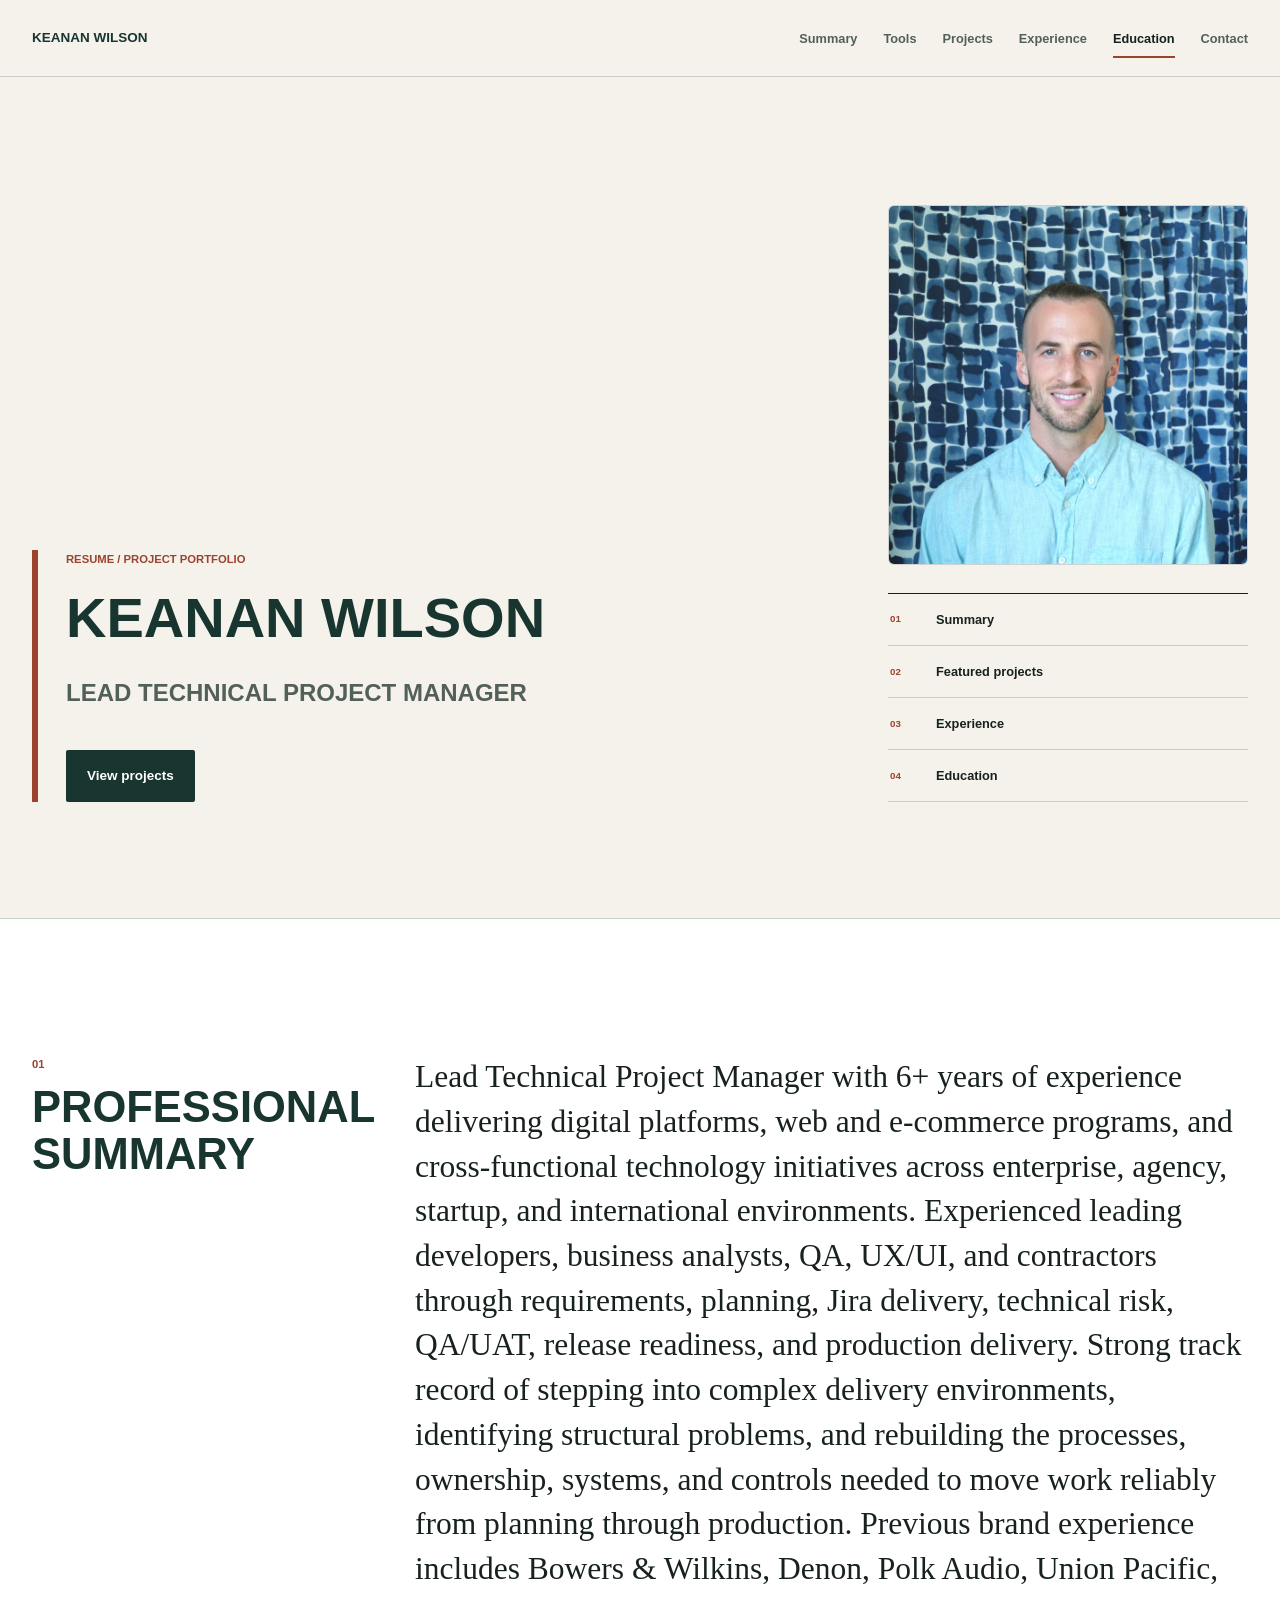
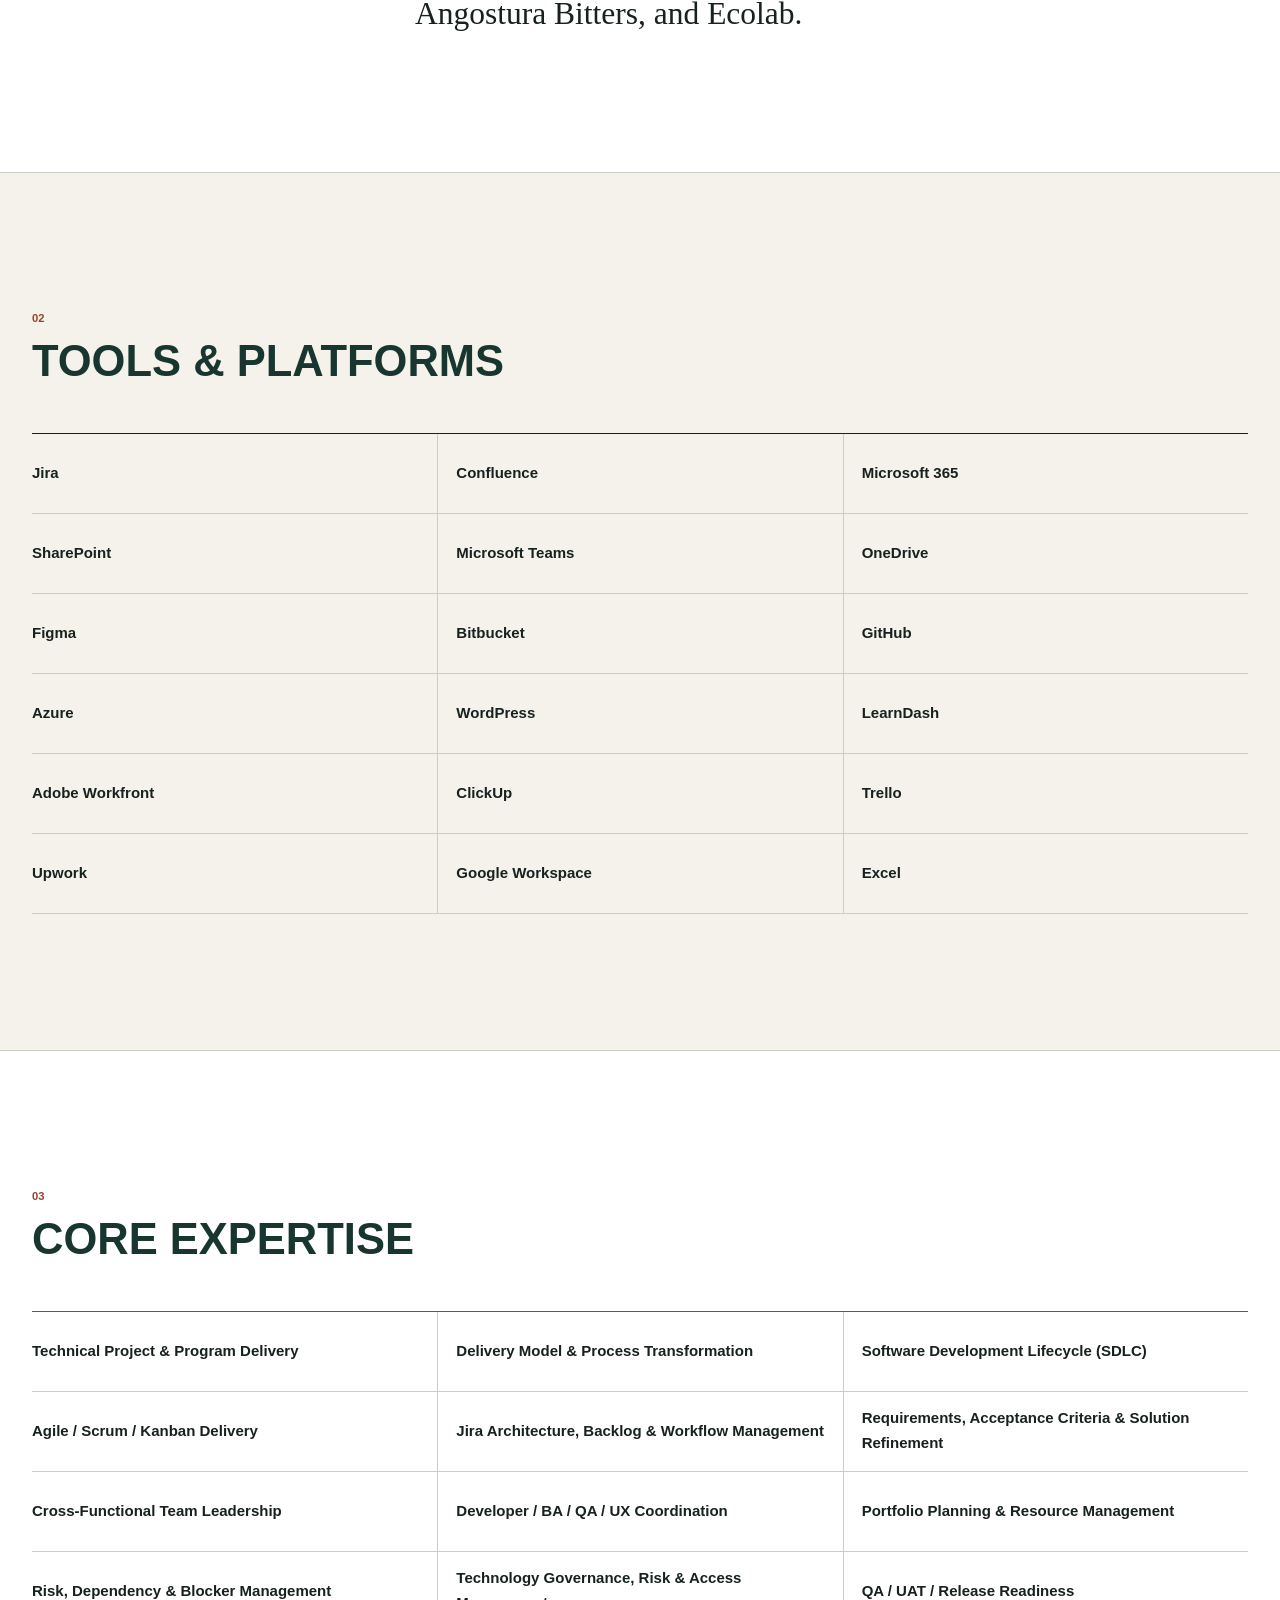
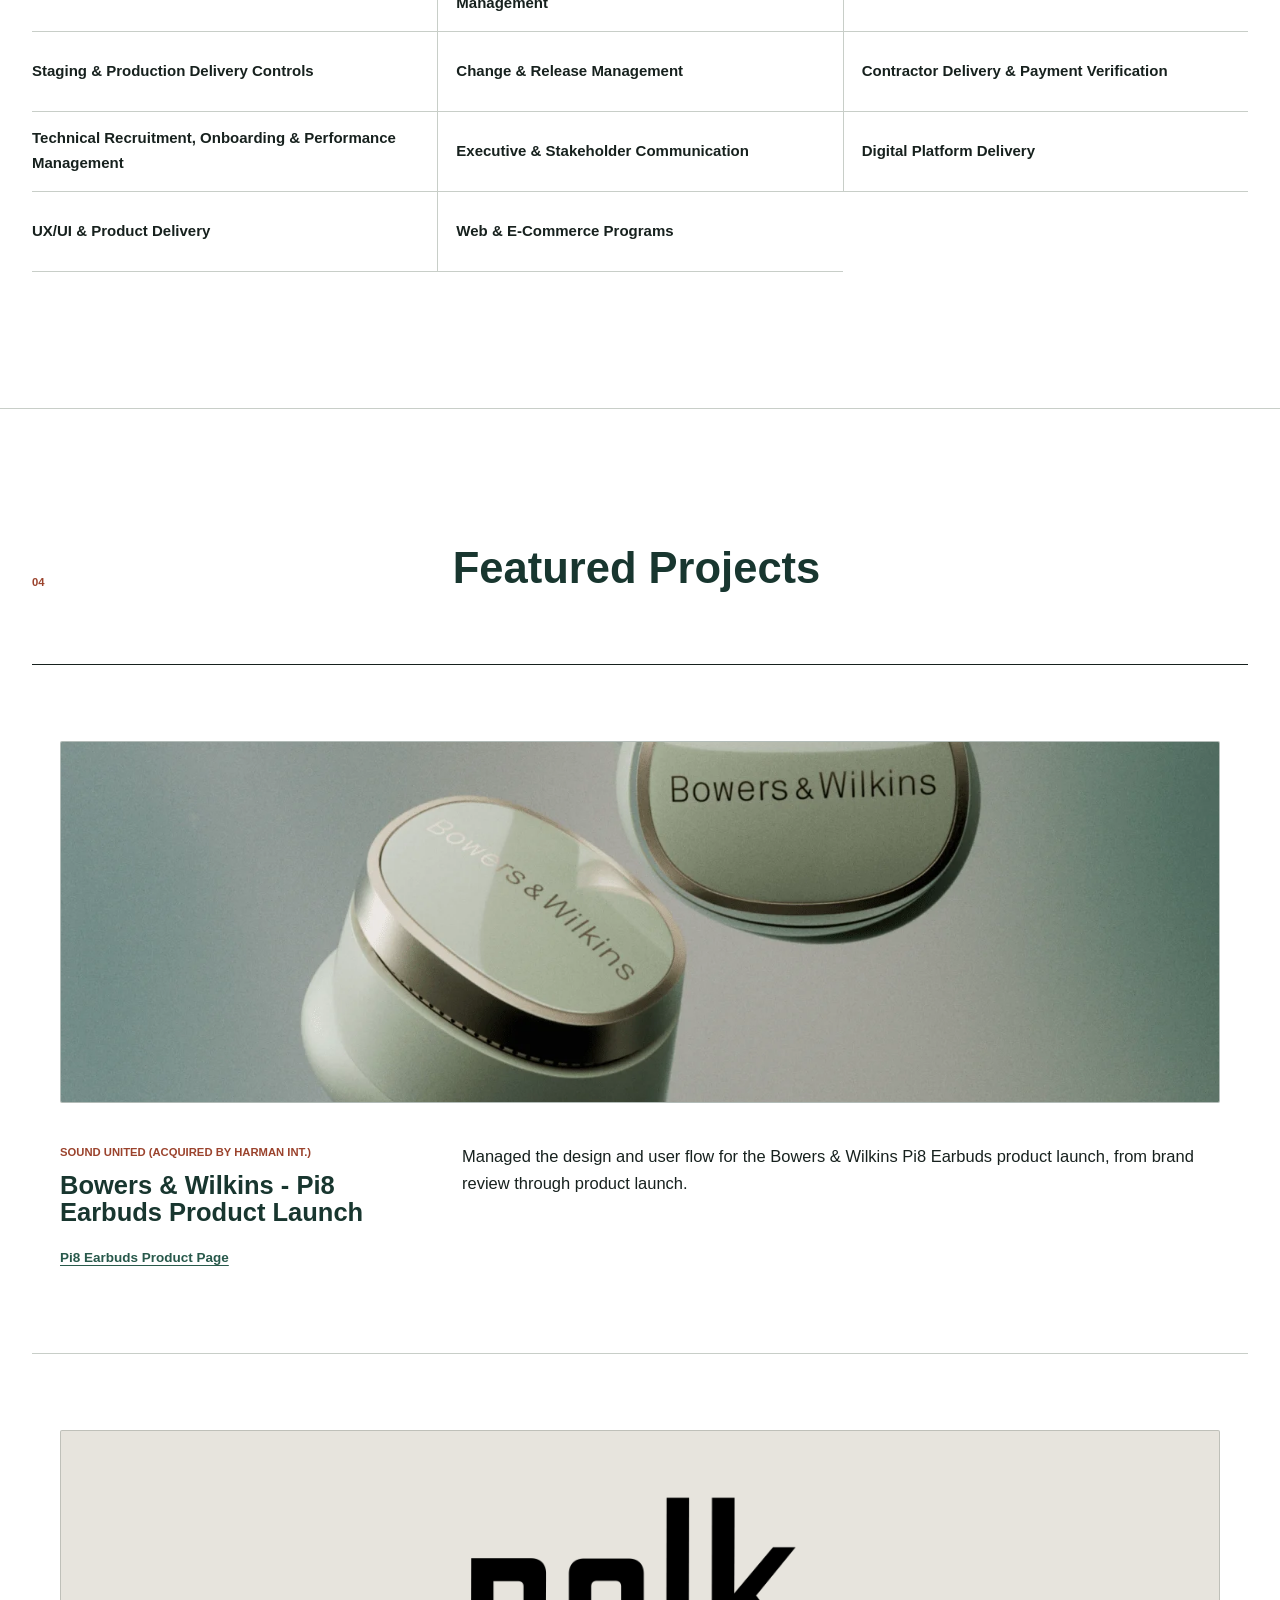
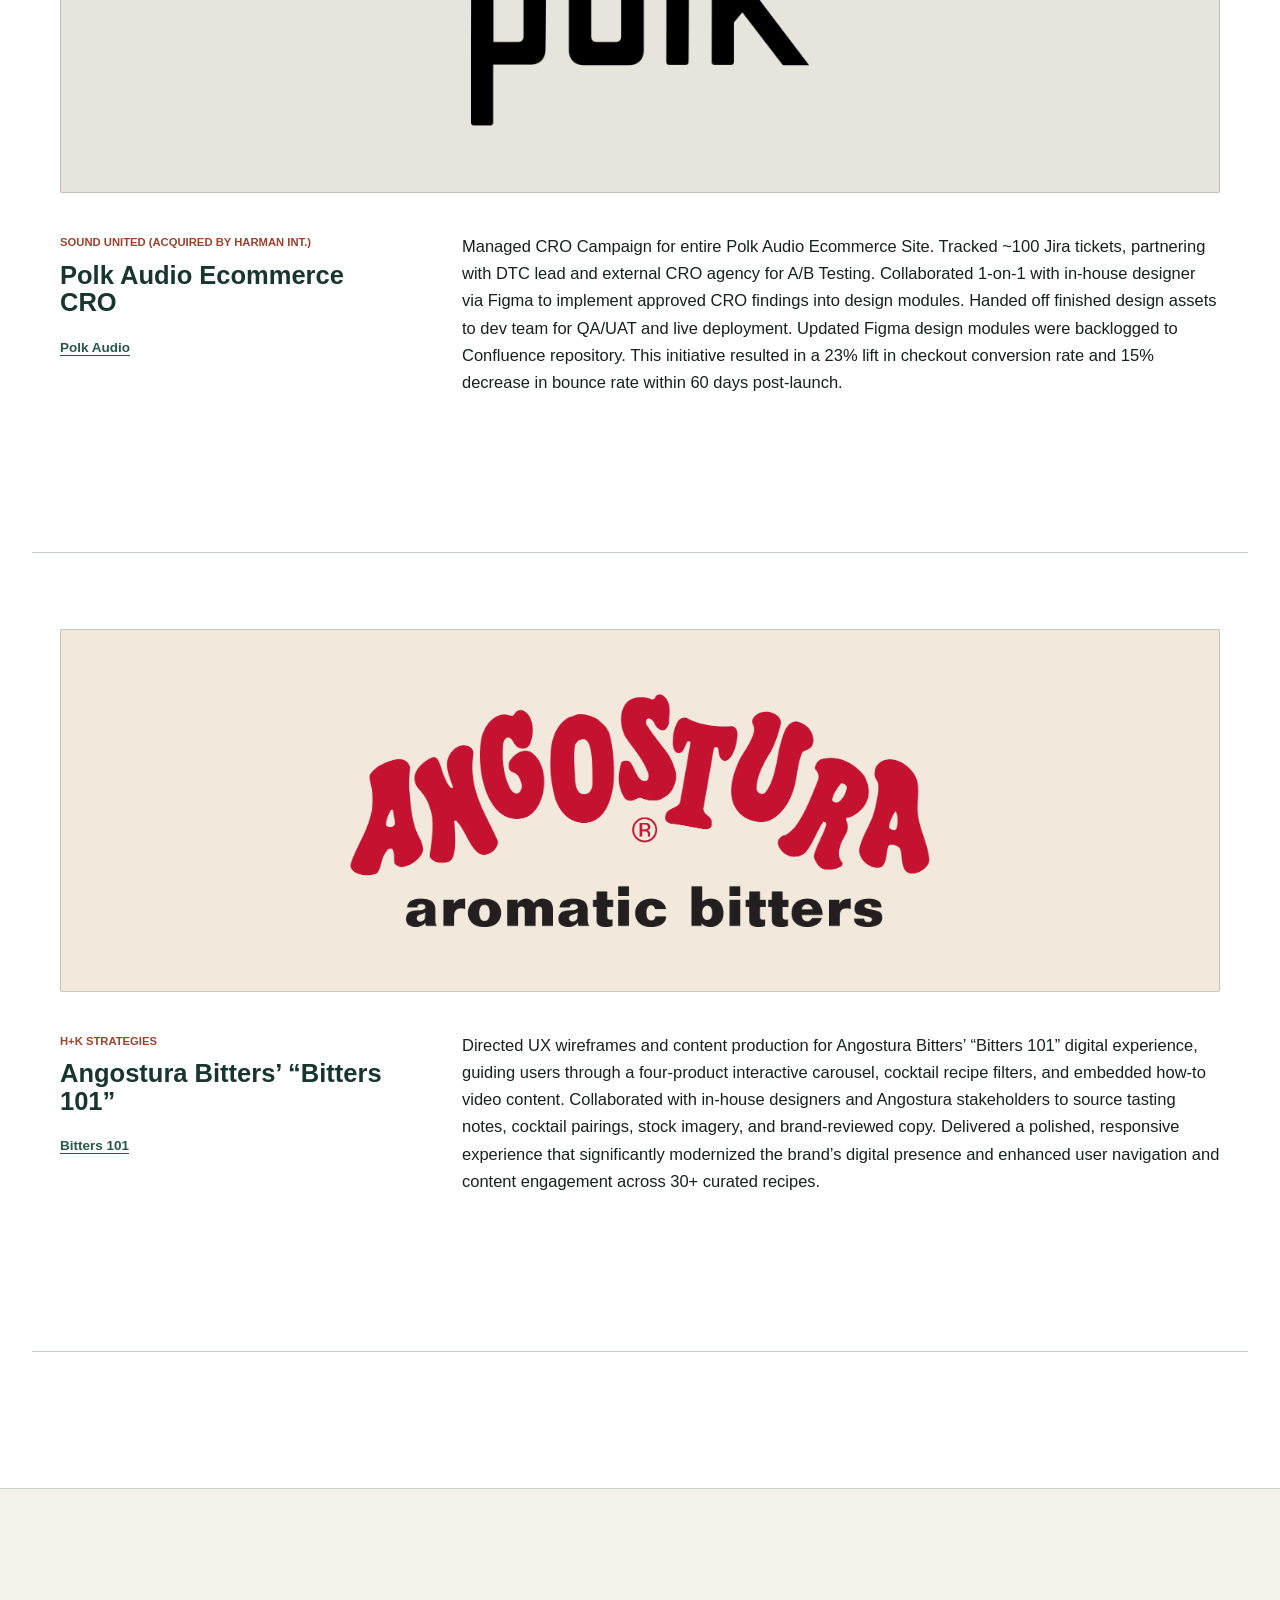
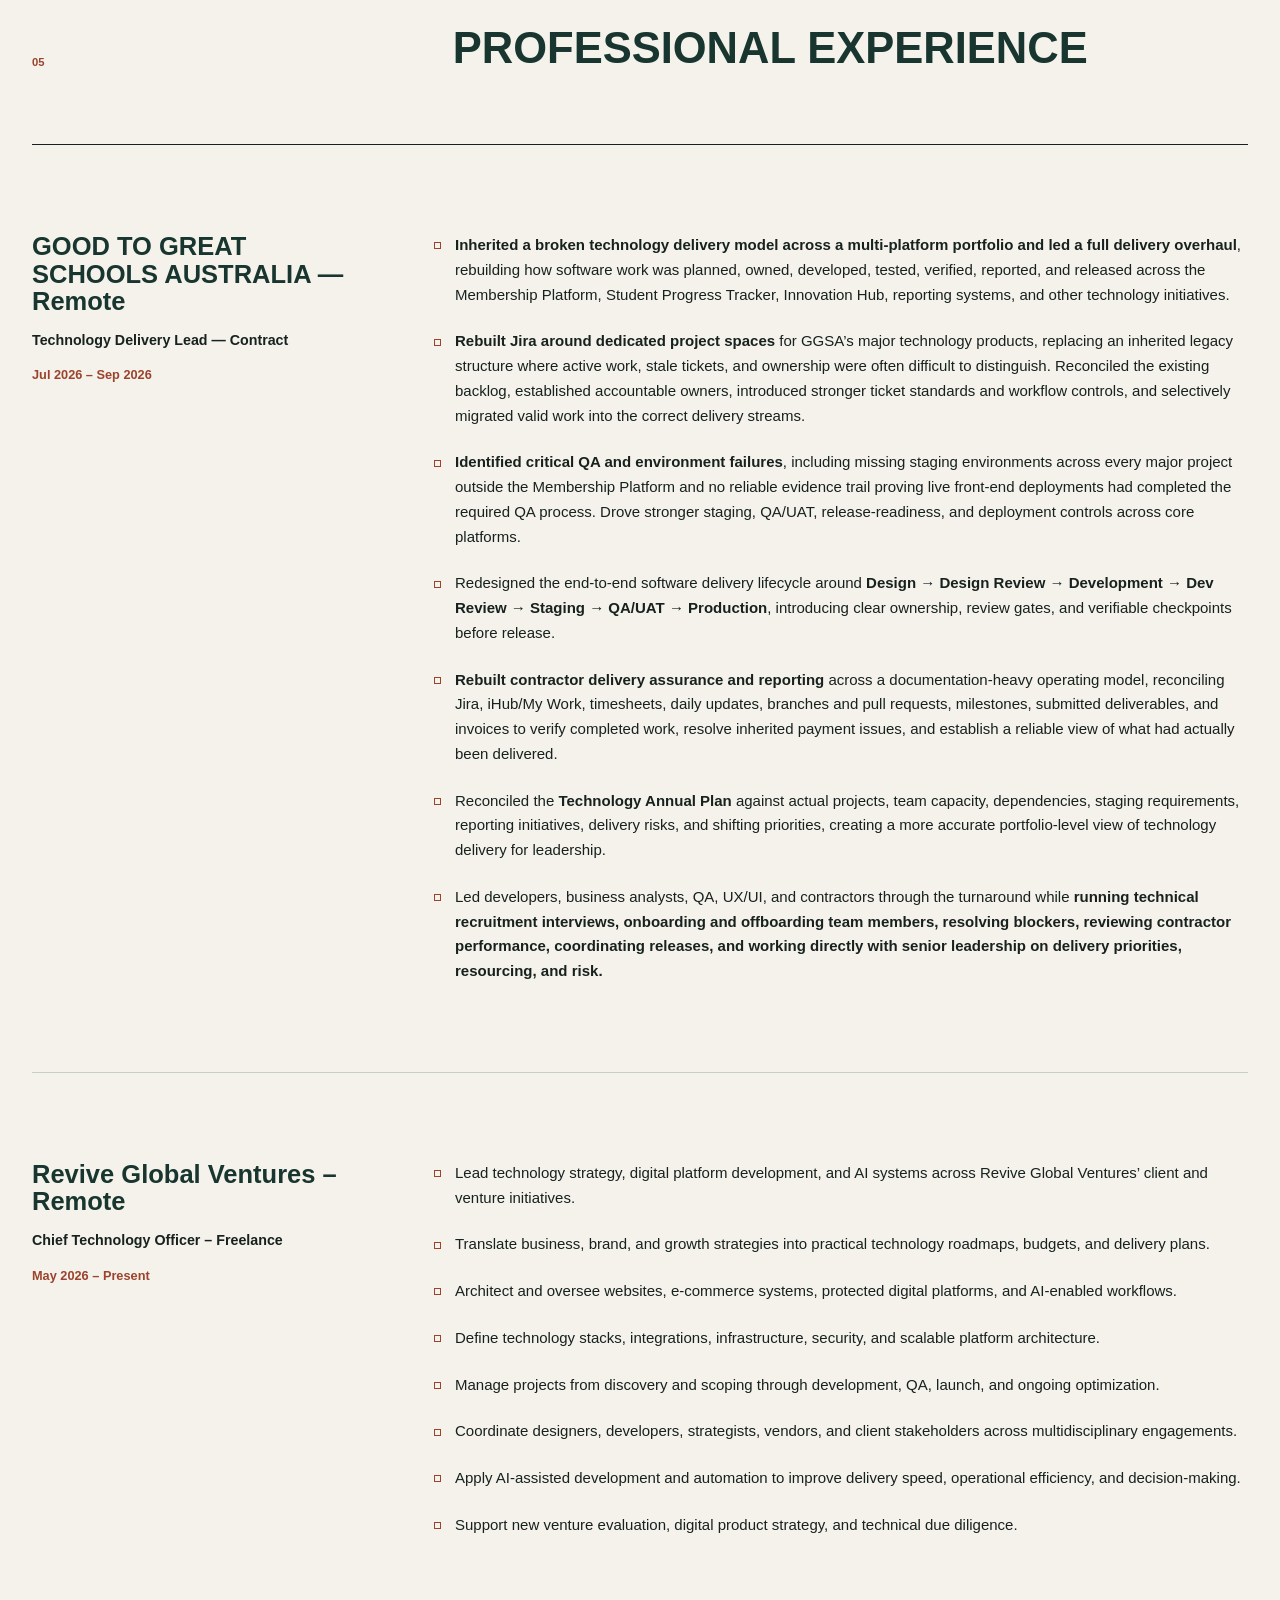
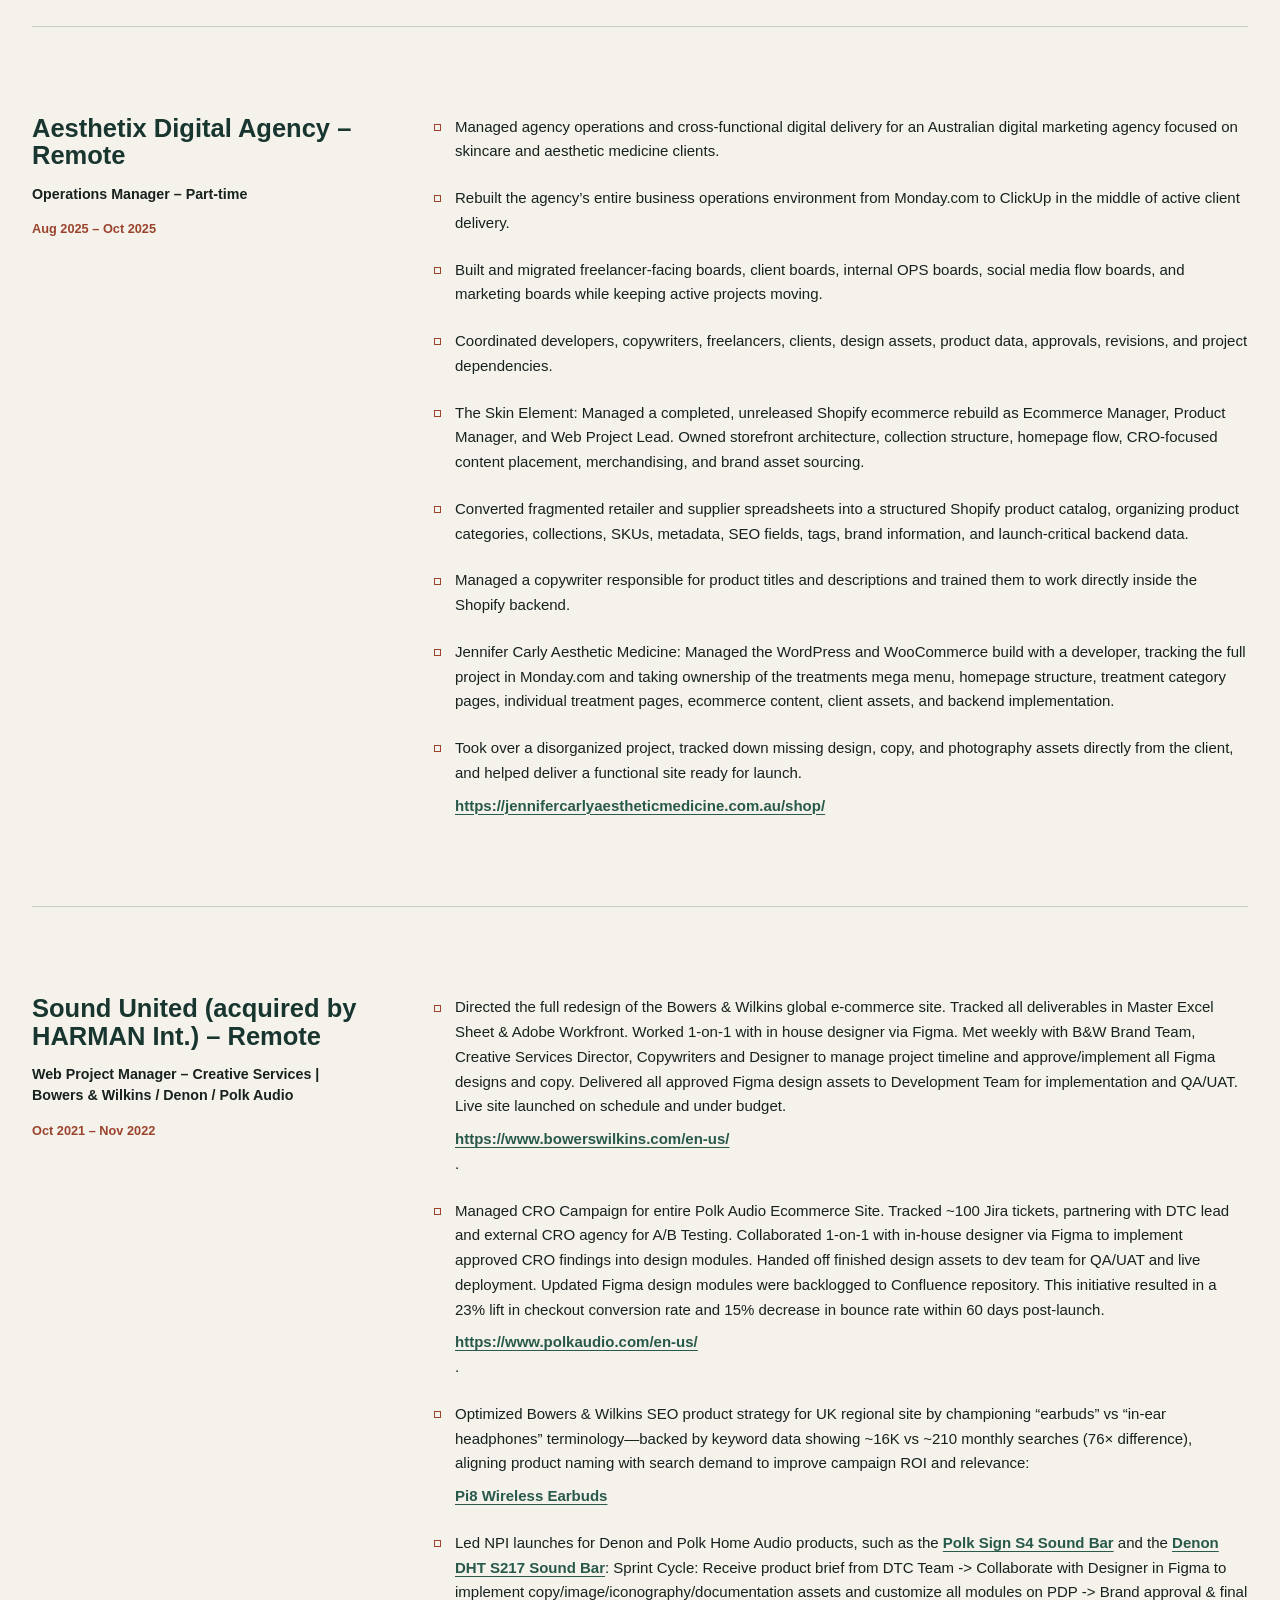
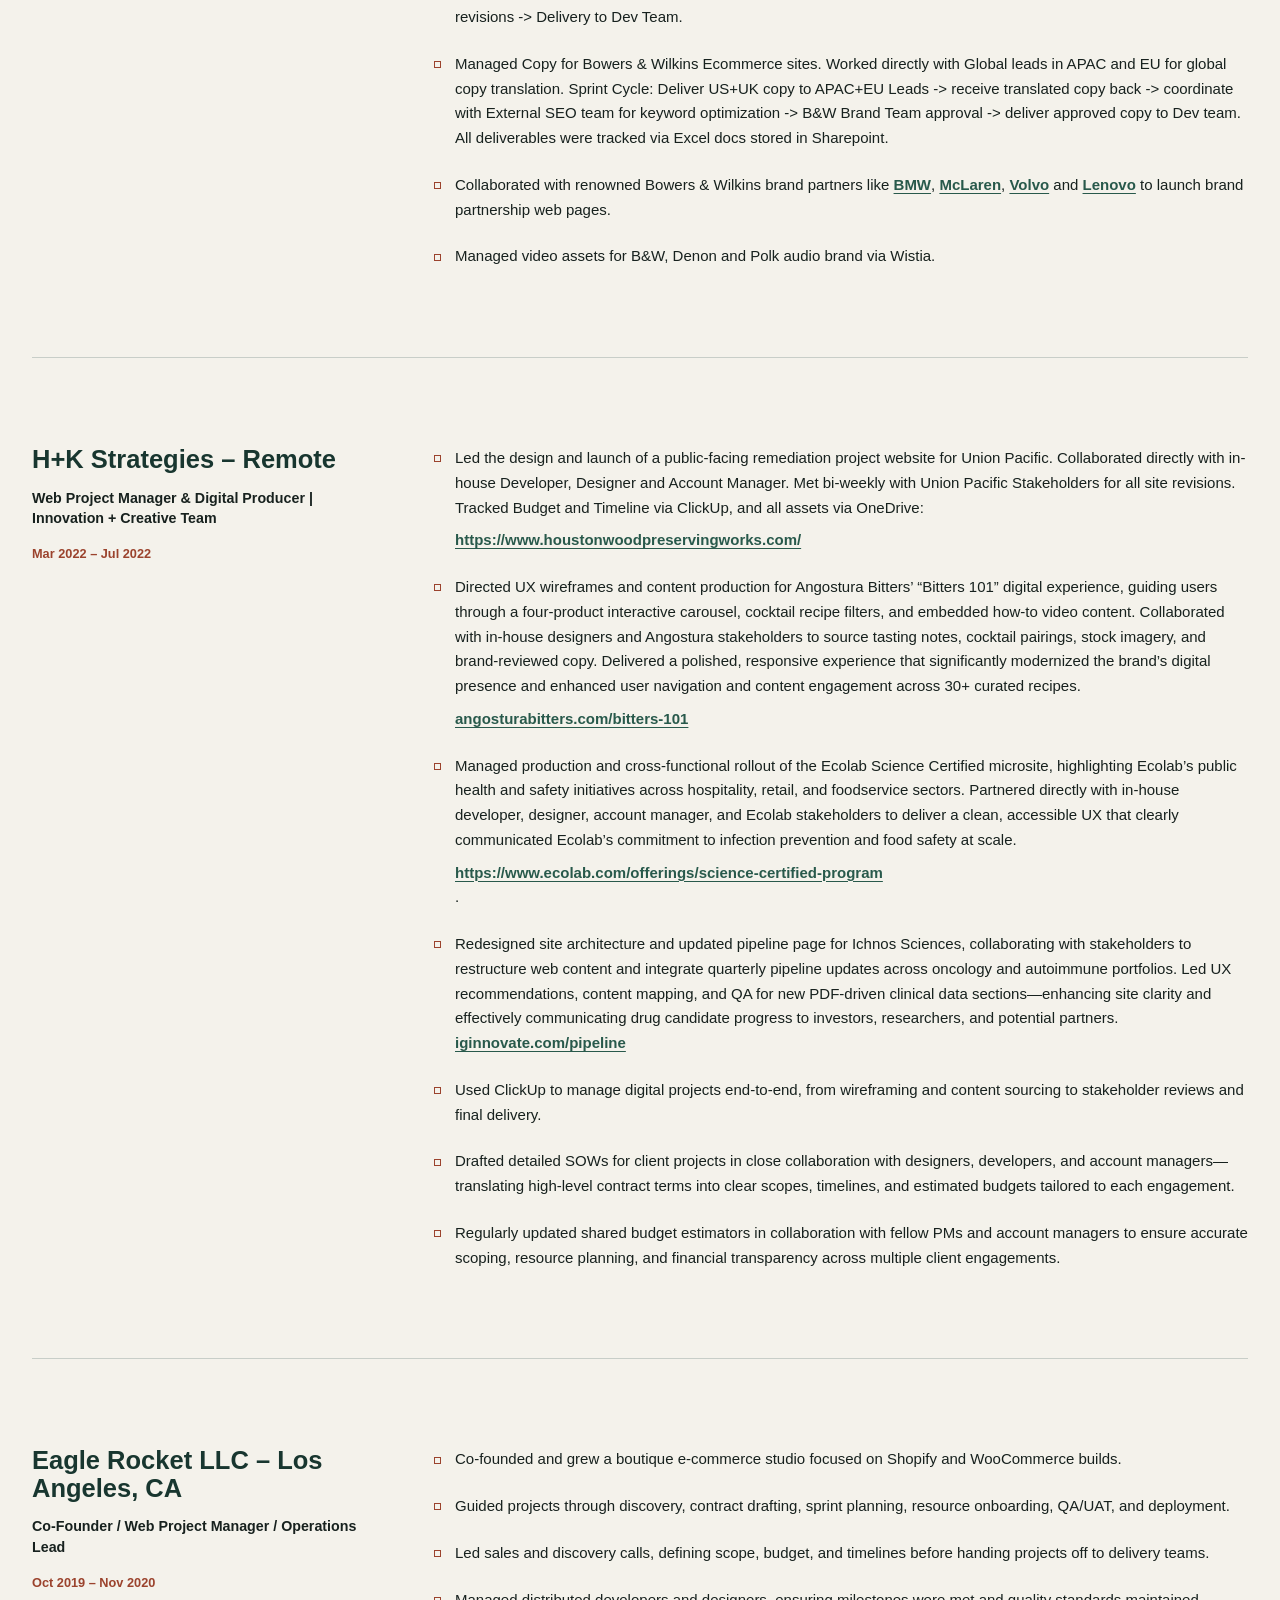
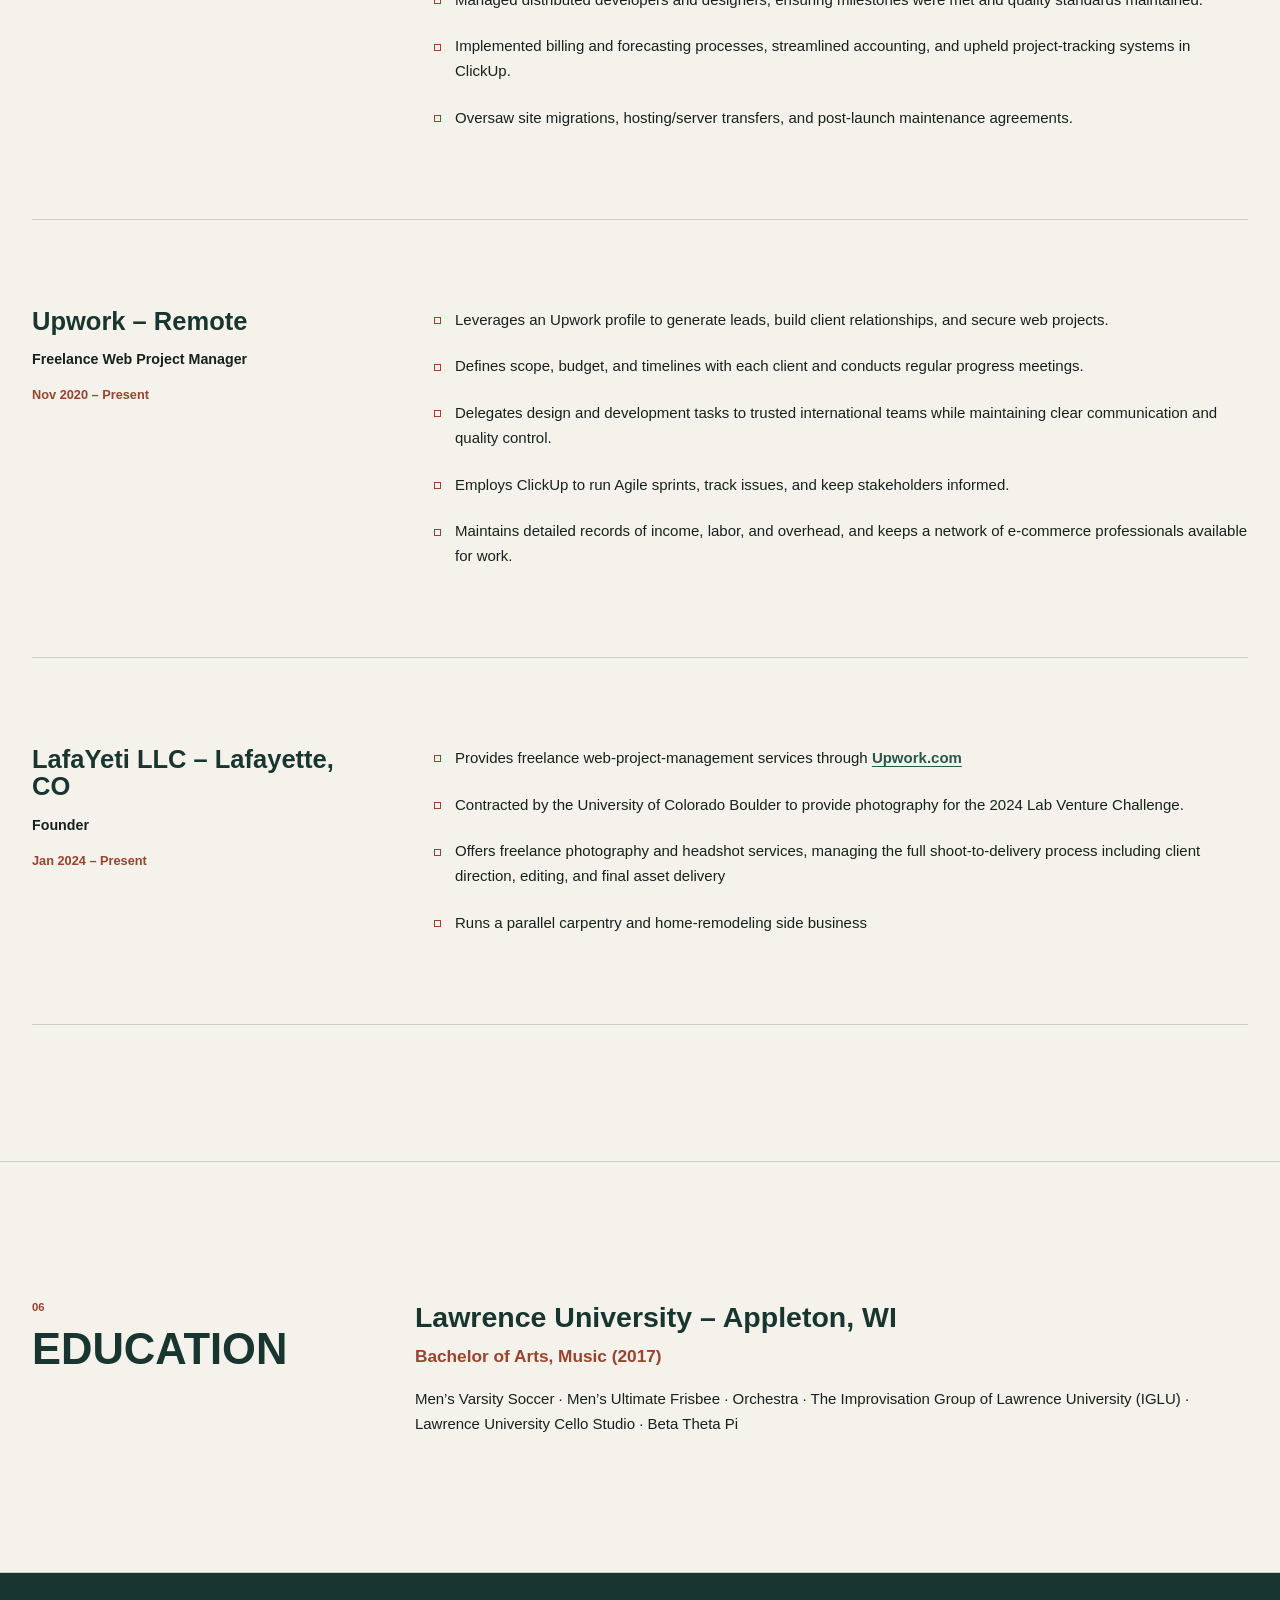
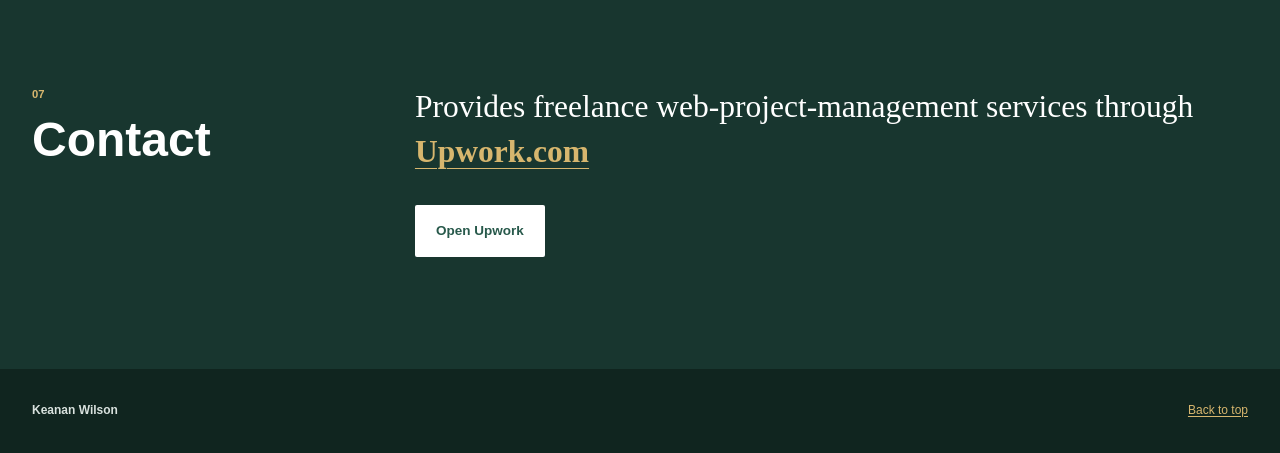
<file: index.html>
<!DOCTYPE html>
<html lang="en">
  <head>
    <meta charset="utf-8">
    <meta name="viewport" content="width=device-width, initial-scale=1">
    <meta name="description" content="Lead Technical Project Manager with 6+ years of experience delivering digital platforms, web and e-commerce programs, and cross-functional technology initiatives across enterprise, agency, startup, and international environments.">
    <meta name="author" content="Keanan Wilson">
    <meta name="theme-color" content="#18362f">
    <meta property="og:title" content="Keanan Wilson | Lead Technical Project Manager">
    <meta property="og:description" content="Lead Technical Project Manager with 6+ years of experience delivering digital platforms, web and e-commerce programs, and cross-functional technology initiatives across enterprise, agency, startup, and international environments.">
    <meta property="og:type" content="profile">
    <meta property="og:url" content="https://lafayeti-dev.github.io/keanan-wilson-resume/">
    <meta property="og:image" content="https://lafayeti-dev.github.io/keanan-wilson-resume/assets/profile/keanan-wilson-portrait.jpg">
    <meta property="og:image:alt" content="Portrait of Keanan Wilson">
    <meta name="twitter:card" content="summary_large_image">
    <meta name="twitter:title" content="Keanan Wilson | Lead Technical Project Manager">
    <meta name="twitter:description" content="Lead Technical Project Manager with 6+ years of experience delivering digital platforms, web and e-commerce programs, and cross-functional technology initiatives across enterprise, agency, startup, and international environments.">
    <link rel="canonical" href="https://lafayeti-dev.github.io/keanan-wilson-resume/">
    <link rel="stylesheet" href="./styles.css?v=20260907-1">
    <title>Keanan Wilson | Lead Technical Project Manager</title>
    <script>document.documentElement.classList.add('js');</script>
  </head>
  <body>
    <a class="skip-link" href="#summary">Skip to main content</a>

    <header class="site-header" data-header>
      <div class="header-inner">
        <a class="brand" href="#top" aria-label="Keanan Wilson, back to top">Keanan Wilson</a>
        <button class="menu-toggle" type="button" aria-expanded="false" aria-controls="site-navigation">
          Menu
        </button>
        <nav class="site-nav" id="site-navigation" aria-label="Primary navigation">
          <a href="#summary">Summary</a>
          <a href="#toolkit">Tools</a>
          <a href="#evidence">Projects</a>
          <a href="#experience">Experience</a>
          <a href="#education">Education</a>
          <a href="#contact">Contact</a>
        </nav>
      </div>
    </header>

    <main>
      <section class="hero" id="top" aria-labelledby="hero-title">
        <div class="hero-inner">
          <div class="hero-copy">
            <p class="eyebrow">Resume / Project Portfolio</p>
            <h1 id="hero-title">KEANAN WILSON</h1>
            <p class="hero-role">LEAD TECHNICAL PROJECT MANAGER</p>
            <div class="hero-actions">
              <a class="button button-primary" href="#evidence">View projects</a>
            </div>
          </div>

          <div class="hero-aside">
            <figure class="hero-portrait">
              <img src="./assets/profile/keanan-wilson-portrait.jpg" alt="Portrait of Keanan Wilson" width="1600" height="1600" fetchpriority="high" decoding="async">
            </figure>

            <nav class="hero-index" aria-label="Resume sections">
              <a href="#summary"><span>01</span> Summary</a>
              <a href="#evidence"><span>02</span> Featured projects</a>
              <a href="#experience"><span>03</span> Experience</a>
              <a href="#education"><span>04</span> Education</a>
            </nav>
          </div>
        </div>
      </section>

      <section class="section summary-section" id="summary" tabindex="-1" aria-labelledby="summary-title">
        <div class="section-inner summary-grid">
          <div class="section-heading">
            <p class="section-number">01</p>
            <h2 id="summary-title">PROFESSIONAL SUMMARY</h2>
          </div>
          <p class="summary-copy">Lead Technical Project Manager with 6+ years of experience delivering digital platforms, web and e-commerce programs, and cross-functional technology initiatives across enterprise, agency, startup, and international environments. Experienced leading developers, business analysts, QA, UX/UI, and contractors through requirements, planning, Jira delivery, technical risk, QA/UAT, release readiness, and production delivery. Strong track record of stepping into complex delivery environments, identifying structural problems, and rebuilding the processes, ownership, systems, and controls needed to move work reliably from planning through production. Previous brand experience includes Bowers &amp; Wilkins, Denon, Polk Audio, Union Pacific, Angostura Bitters, and Ecolab.</p>
        </div>
      </section>

      <section class="section toolkit-section" id="toolkit" aria-labelledby="toolkit-title">
        <div class="section-inner two-column-section">
          <div class="section-heading">
            <p class="section-number">02</p>
            <h2 id="toolkit-title">TOOLS &amp; PLATFORMS</h2>
          </div>
          <ul class="term-list" aria-label="Tools and platforms">
            <li>Jira</li>
            <li>Confluence</li>
            <li>Microsoft 365</li>
            <li>SharePoint</li>
            <li>Microsoft Teams</li>
            <li>OneDrive</li>
            <li>Figma</li>
            <li>Bitbucket</li>
            <li>GitHub</li>
            <li>Azure</li>
            <li>WordPress</li>
            <li>LearnDash</li>
            <li>Adobe Workfront</li>
            <li>ClickUp</li>
            <li>Trello</li>
            <li>Upwork</li>
            <li>Google Workspace</li>
            <li>Excel</li>
          </ul>
        </div>
      </section>

      <section class="section skills-section" id="skills" aria-labelledby="skills-title">
        <div class="section-inner two-column-section">
          <div class="section-heading">
            <p class="section-number">03</p>
            <h2 id="skills-title">CORE EXPERTISE</h2>
          </div>
          <ul class="term-list term-list-accent" aria-label="Core expertise">
            <li>Technical Project &amp; Program Delivery</li>
            <li>Delivery Model &amp; Process Transformation</li>
            <li>Software Development Lifecycle (SDLC)</li>
            <li>Agile / Scrum / Kanban Delivery</li>
            <li>Jira Architecture, Backlog &amp; Workflow Management</li>
            <li>Requirements, Acceptance Criteria &amp; Solution Refinement</li>
            <li>Cross-Functional Team Leadership</li>
            <li>Developer / BA / QA / UX Coordination</li>
            <li>Portfolio Planning &amp; Resource Management</li>
            <li>Risk, Dependency &amp; Blocker Management</li>
            <li>Technology Governance, Risk &amp; Access Management</li>
            <li>QA / UAT / Release Readiness</li>
            <li>Staging &amp; Production Delivery Controls</li>
            <li>Change &amp; Release Management</li>
            <li>Contractor Delivery &amp; Payment Verification</li>
            <li>Technical Recruitment, Onboarding &amp; Performance Management</li>
            <li>Executive &amp; Stakeholder Communication</li>
            <li>Digital Platform Delivery</li>
            <li>UX/UI &amp; Product Delivery</li>
            <li>Web &amp; E-Commerce Programs</li>
          </ul>
        </div>
      </section>

      <section class="section evidence-section" id="evidence" aria-labelledby="evidence-title">
        <div class="section-inner">
          <div class="section-heading section-heading-wide">
            <p class="section-number">04</p>
            <h2 id="evidence-title">Featured Projects</h2>
          </div>

          <div class="evidence-list">
            <article class="evidence-item" id="project-bowers-wilkins-pi8">
              <div class="project-hero project-hero-pi8">
                <img class="project-image" src="./assets/projects/sound-united/bowers-wilkins-pi8-earbuds.webp" alt="Bowers &amp; Wilkins Pi8 earbuds" width="1500" height="1125" loading="lazy" decoding="async">
              </div>
              <header class="evidence-header">
                <div>
                  <p class="evidence-context">Sound United (acquired by HARMAN Int.)</p>
                  <h3>Bowers &amp; Wilkins - Pi8 Earbuds Product Launch</h3>
                </div>
                <a class="text-link" href="https://www.bowerswilkins.com/en-us/product/wireless-earbuds/pi8/300965.html" target="_blank" rel="noopener noreferrer">Pi8 Earbuds Product Page</a>
              </header>
              <p>Managed the design and user flow for the Bowers &amp; Wilkins Pi8 Earbuds product launch, from brand review through product launch.</p>
            </article>

            <article class="evidence-item" id="project-polk-audio">
              <div class="project-hero project-hero-polk" aria-hidden="true">
                <img class="project-logo" src="./assets/projects/sound-united/polk-audio-logo.png" alt="" width="3840" height="2160" decoding="async">
              </div>
              <header class="evidence-header">
                <div>
                  <p class="evidence-context">Sound United (acquired by HARMAN Int.)</p>
                  <h3>Polk Audio Ecommerce CRO</h3>
                </div>
                <a class="text-link" href="https://www.polkaudio.com/en-us/" target="_blank" rel="noopener noreferrer">Polk Audio</a>
              </header>
              <p>Managed CRO Campaign for entire Polk Audio Ecommerce Site. Tracked ~100 Jira tickets, partnering with DTC lead and external CRO agency for A/B Testing. Collaborated 1-on-1 with in-house designer via Figma to implement approved CRO findings into design modules. Handed off finished design assets to dev team for QA/UAT and live deployment. Updated Figma design modules were backlogged to Confluence repository. This initiative resulted in a 23% lift in checkout conversion rate and 15% decrease in bounce rate within 60 days post-launch.</p>
            </article>

            <article class="evidence-item" id="project-angostura-bitters">
              <div class="project-hero project-hero-angostura" aria-hidden="true">
                <img class="project-logo" src="./assets/projects/hk-strategies/angostura-aromatic-bitters-logo.png" alt="" width="1492" height="599" decoding="async">
              </div>
              <header class="evidence-header">
                <div>
                  <p class="evidence-context">H+K Strategies</p>
                  <h3>Angostura Bitters’ “Bitters 101”</h3>
                </div>
                <a class="text-link" href="https://angosturabitters.com/bitters-101" target="_blank" rel="noopener noreferrer">Bitters 101</a>
              </header>
              <p>Directed UX wireframes and content production for Angostura Bitters’ “Bitters 101” digital experience, guiding users through a four-product interactive carousel, cocktail recipe filters, and embedded how-to video content. Collaborated with in-house designers and Angostura stakeholders to source tasting notes, cocktail pairings, stock imagery, and brand-reviewed copy. Delivered a polished, responsive experience that significantly modernized the brand’s digital presence and enhanced user navigation and content engagement across 30+ curated recipes.</p>
            </article>
          </div>
        </div>
      </section>

      <section class="section experience-section" id="experience" aria-labelledby="experience-title">
        <div class="section-inner">
          <div class="section-heading section-heading-wide">
            <p class="section-number">05</p>
            <h2 id="experience-title">PROFESSIONAL EXPERIENCE</h2>
          </div>

          <div class="experience-list">
            <article class="experience-item" id="experience-ggsa">
              <header class="experience-meta">
                <h3>GOOD TO GREAT SCHOOLS AUSTRALIA — Remote</h3>
                <p class="role">Technology Delivery Lead — Contract</p>
                <p class="dates"><time datetime="2026-07">Jul 2026</time> – <time datetime="2026-09">Sep 2026</time></p>
              </header>
              <div class="experience-detail">
                <ul class="responsibility-list">
                  <li><strong>Inherited a broken technology delivery model across a multi-platform portfolio and led a full delivery overhaul</strong>, rebuilding how software work was planned, owned, developed, tested, verified, reported, and released across the Membership Platform, Student Progress Tracker, Innovation Hub, reporting systems, and other technology initiatives.</li>
                  <li><strong>Rebuilt Jira around dedicated project spaces</strong> for GGSA’s major technology products, replacing an inherited legacy structure where active work, stale tickets, and ownership were often difficult to distinguish. Reconciled the existing backlog, established accountable owners, introduced stronger ticket standards and workflow controls, and selectively migrated valid work into the correct delivery streams.</li>
                  <li><strong>Identified critical QA and environment failures</strong>, including missing staging environments across every major project outside the Membership Platform and no reliable evidence trail proving live front-end deployments had completed the required QA process. Drove stronger staging, QA/UAT, release-readiness, and deployment controls across core platforms.</li>
                  <li>Redesigned the end-to-end software delivery lifecycle around <strong>Design → Design Review → Development → Dev Review → Staging → QA/UAT → Production</strong>, introducing clear ownership, review gates, and verifiable checkpoints before release.</li>
                  <li><strong>Rebuilt contractor delivery assurance and reporting</strong> across a documentation-heavy operating model, reconciling Jira, iHub/My Work, timesheets, daily updates, branches and pull requests, milestones, submitted deliverables, and invoices to verify completed work, resolve inherited payment issues, and establish a reliable view of what had actually been delivered.</li>
                  <li>Reconciled the <strong>Technology Annual Plan</strong> against actual projects, team capacity, dependencies, staging requirements, reporting initiatives, delivery risks, and shifting priorities, creating a more accurate portfolio-level view of technology delivery for leadership.</li>
                  <li>Led developers, business analysts, QA, UX/UI, and contractors through the turnaround while <strong>running technical recruitment interviews, onboarding and offboarding team members, resolving blockers, reviewing contractor performance, coordinating releases, and working directly with senior leadership on delivery priorities, resourcing, and risk.</strong></li>
                </ul>
              </div>
            </article>

            <article class="experience-item">
              <header class="experience-meta">
                <h3>Revive Global Ventures – Remote</h3>
                <p class="role">Chief Technology Officer – Freelance</p>
                <p class="dates"><time datetime="2026-05">May 2026</time> – Present</p>
              </header>
              <ul class="responsibility-list">
                <li>Lead technology strategy, digital platform development, and AI systems across Revive Global Ventures’ client and venture initiatives.</li>
                <li>Translate business, brand, and growth strategies into practical technology roadmaps, budgets, and delivery plans.</li>
                <li>Architect and oversee websites, e-commerce systems, protected digital platforms, and AI-enabled workflows.</li>
                <li>Define technology stacks, integrations, infrastructure, security, and scalable platform architecture.</li>
                <li>Manage projects from discovery and scoping through development, QA, launch, and ongoing optimization.</li>
                <li>Coordinate designers, developers, strategists, vendors, and client stakeholders across multidisciplinary engagements.</li>
                <li>Apply AI-assisted development and automation to improve delivery speed, operational efficiency, and decision-making.</li>
                <li>Support new venture evaluation, digital product strategy, and technical due diligence.</li>
              </ul>
            </article>

            <article class="experience-item">
              <header class="experience-meta">
                <h3>Aesthetix Digital Agency – Remote</h3>
                <p class="role">Operations Manager – Part-time</p>
                <p class="dates"><time datetime="2025-08">Aug 2025</time> – <time datetime="2025-10">Oct 2025</time></p>
              </header>
              <ul class="responsibility-list">
                <li>Managed agency operations and cross-functional digital delivery for an Australian digital marketing agency focused on skincare and aesthetic medicine clients.</li>
                <li>Rebuilt the agency’s entire business operations environment from Monday.com to ClickUp in the middle of active client delivery.</li>
                <li>Built and migrated freelancer-facing boards, client boards, internal OPS boards, social media flow boards, and marketing boards while keeping active projects moving.</li>
                <li>Coordinated developers, copywriters, freelancers, clients, design assets, product data, approvals, revisions, and project dependencies.</li>
                <li>The Skin Element: Managed a completed, unreleased Shopify ecommerce rebuild as Ecommerce Manager, Product Manager, and Web Project Lead. Owned storefront architecture, collection structure, homepage flow, CRO-focused content placement, merchandising, and brand asset sourcing.</li>
                <li>Converted fragmented retailer and supplier spreadsheets into a structured Shopify product catalog, organizing product categories, collections, SKUs, metadata, SEO fields, tags, brand information, and launch-critical backend data.</li>
                <li>Managed a copywriter responsible for product titles and descriptions and trained them to work directly inside the Shopify backend.</li>
                <li>Jennifer Carly Aesthetic Medicine: Managed the WordPress and WooCommerce build with a developer, tracking the full project in Monday.com and taking ownership of the treatments mega menu, homepage structure, treatment category pages, individual treatment pages, ecommerce content, client assets, and backend implementation.</li>
                <li>
                  Took over a disorganized project, tracked down missing design, copy, and photography assets directly from the client, and helped deliver a functional site ready for launch.
                  <a class="source-link" href="https://jennifercarlyaestheticmedicine.com.au/shop/" target="_blank" rel="noopener noreferrer">https://jennifercarlyaestheticmedicine.com.au/shop/</a>
                </li>
              </ul>
            </article>

            <article class="experience-item">
              <header class="experience-meta">
                <h3>Sound United (acquired by HARMAN Int.) – Remote</h3>
                <p class="role">Web Project Manager – Creative Services | Bowers &amp; Wilkins / Denon / Polk Audio</p>
                <p class="dates"><time datetime="2021-10">Oct 2021</time> – <time datetime="2022-11">Nov 2022</time></p>
              </header>
              <ul class="responsibility-list">
                <li>
                  Directed the full redesign of the Bowers &amp; Wilkins global e‑commerce site. Tracked all deliverables in Master Excel Sheet &amp; Adobe Workfront. Worked 1-on-1 with in house designer via Figma. Met weekly with B&amp;W Brand Team, Creative Services Director, Copywriters and Designer to manage project timeline and approve/implement all Figma designs and copy. Delivered all approved Figma design assets to Development Team for implementation and QA/UAT. Live site launched on schedule and under budget.
                  <span class="link-line"><a class="source-link" href="https://www.bowerswilkins.com/en-us/" target="_blank" rel="noopener noreferrer">https://www.bowerswilkins.com/en-us/</a>.</span>
                </li>
                <li>
                  Managed CRO Campaign for entire Polk Audio Ecommerce Site. Tracked ~100 Jira tickets, partnering with DTC lead and external CRO agency for A/B Testing. Collaborated 1-on-1 with in-house designer via Figma to implement approved CRO findings into design modules. Handed off finished design assets to dev team for QA/UAT and live deployment. Updated Figma design modules were backlogged to Confluence repository. This initiative resulted in a 23% lift in checkout conversion rate and 15% decrease in bounce rate within 60 days post-launch.
                  <span class="link-line"><a class="source-link" href="https://www.polkaudio.com/en-us/" target="_blank" rel="noopener noreferrer">https://www.polkaudio.com/en-us/</a>.</span>
                </li>
                <li>
                  Optimized Bowers &amp; Wilkins SEO product strategy for UK regional site by championing “earbuds” vs “in‑ear headphones” terminology—backed by keyword data showing ~16K vs ~210 monthly searches (76× difference), aligning product naming with search demand to improve campaign ROI and relevance:
                  <span class="link-line"><a class="source-link" href="https://www.bowerswilkins.com/en-gb/product/wireless-earbuds/pi8/FP44962P.html" target="_blank" rel="noopener noreferrer">Pi8 Wireless Earbuds</a></span>
                </li>
                <li>Led NPI launches for Denon and Polk Home Audio products, such as the <a href="https://www.polkaudio.com/en-us/product/sound-bars/signa-s4/300443-new.html" target="_blank" rel="noopener noreferrer">Polk Sign S4 Sound Bar</a> and the <a href="https://www.denon.com/en-us/product/archive-sound-bars/dht-s217/300581.html" target="_blank" rel="noopener noreferrer">Denon DHT S217 Sound Bar</a>: Sprint Cycle: Receive product brief from DTC Team -&gt; Collaborate with Designer in Figma to implement copy/image/iconography/documentation assets and customize all modules on PDP -&gt; Brand approval &amp; final revisions -&gt; Delivery to Dev Team.</li>
                <li>Managed Copy for Bowers &amp; Wilkins Ecommerce sites. Worked directly with Global leads in APAC and EU for global copy translation. Sprint Cycle: Deliver US+UK copy to APAC+EU Leads -&gt; receive translated copy back -&gt; coordinate with External SEO team for keyword optimization -&gt; B&amp;W Brand Team approval -&gt; deliver approved copy to Dev team. All deliverables were tracked via Excel docs stored in Sharepoint.</li>
                <li>Collaborated with renowned Bowers &amp; Wilkins brand partners like <a href="https://www.bowerswilkins.com/en-us/about-us/collaborations/bmw.html" target="_blank" rel="noopener noreferrer">BMW</a>, <a href="https://www.bowerswilkins.com/en-us/about-us/collaborations/mclaren.html" target="_blank" rel="noopener noreferrer">McLaren</a>, <a href="https://www.bowerswilkins.com/en-us/about-us/collaborations/volvo.html" target="_blank" rel="noopener noreferrer">Volvo</a> and <a href="https://www.bowerswilkins.com/en-us/about-us/collaborations/lenovo.html" target="_blank" rel="noopener noreferrer">Lenovo</a> to launch brand partnership web pages.</li>
                <li>Managed video assets for B&amp;W, Denon and Polk audio brand via Wistia.</li>
              </ul>
            </article>

            <article class="experience-item">
              <header class="experience-meta">
                <h3>H+K Strategies – Remote</h3>
                <p class="role">Web Project Manager &amp; Digital Producer | Innovation + Creative Team</p>
                <p class="dates"><time datetime="2022-03">Mar 2022</time> – <time datetime="2022-07">Jul 2022</time></p>
              </header>
              <ul class="responsibility-list">
                <li>
                  Led the design and launch of a public-facing remediation project website for Union Pacific. Collaborated directly with in-house Developer, Designer and Account Manager. Met bi-weekly with Union Pacific Stakeholders for all site revisions. Tracked Budget and Timeline via ClickUp, and all assets via OneDrive:
                  <span class="link-line"><a class="source-link" href="https://www.houstonwoodpreservingworks.com/" target="_blank" rel="noopener noreferrer">https://www.houstonwoodpreservingworks.com/</a></span>
                </li>
                <li>
                  Directed UX wireframes and content production for Angostura Bitters’ “Bitters 101” digital experience, guiding users through a four-product interactive carousel, cocktail recipe filters, and embedded how-to video content. Collaborated with in-house designers and Angostura stakeholders to source tasting notes, cocktail pairings, stock imagery, and brand-reviewed copy. Delivered a polished, responsive experience that significantly modernized the brand’s digital presence and enhanced user navigation and content engagement across 30+ curated recipes.
                  <span class="link-line"><a class="source-link" href="https://angosturabitters.com/bitters-101" target="_blank" rel="noopener noreferrer">angosturabitters.com/bitters-101</a></span>
                </li>
                <li>
                  Managed production and cross-functional rollout of the Ecolab Science Certified microsite, highlighting Ecolab’s public health and safety initiatives across hospitality, retail, and foodservice sectors. Partnered directly with in-house developer, designer, account manager, and Ecolab stakeholders to deliver a clean, accessible UX that clearly communicated Ecolab’s commitment to infection prevention and food safety at scale.
                  <span class="link-line"><a class="source-link" href="https://www.ecolab.com/offerings/science-certified-program" target="_blank" rel="noopener noreferrer">https://www.ecolab.com/offerings/science-certified-program</a>.</span>
                </li>
                <li>Redesigned site architecture and updated pipeline page for Ichnos Sciences, collaborating with stakeholders to restructure web content and integrate quarterly pipeline updates across oncology and autoimmune portfolios. Led UX recommendations, content mapping, and QA for new PDF-driven clinical data sections—enhancing site clarity and effectively communicating drug candidate progress to investors, researchers, and potential partners. <a href="https://iginnovate.com/pipeline" target="_blank" rel="noopener noreferrer">iginnovate.com/pipeline</a></li>
                <li>Used ClickUp to manage digital projects end-to-end, from wireframing and content sourcing to stakeholder reviews and final delivery.</li>
                <li>Drafted detailed SOWs for client projects in close collaboration with designers, developers, and account managers—translating high-level contract terms into clear scopes, timelines, and estimated budgets tailored to each engagement.</li>
                <li>Regularly updated shared budget estimators in collaboration with fellow PMs and account managers to ensure accurate scoping, resource planning, and financial transparency across multiple client engagements.</li>
              </ul>
            </article>

            <article class="experience-item">
              <header class="experience-meta">
                <h3>Eagle Rocket LLC – Los Angeles, CA</h3>
                <p class="role">Co‑Founder / Web Project Manager / Operations Lead</p>
                <p class="dates"><time datetime="2019-10">Oct 2019</time> – <time datetime="2020-11">Nov 2020</time></p>
              </header>
              <ul class="responsibility-list">
                <li>Co‑founded and grew a boutique e‑commerce studio focused on Shopify and WooCommerce builds.</li>
                <li>Guided projects through discovery, contract drafting, sprint planning, resource onboarding, QA/UAT, and deployment.</li>
                <li>Led sales and discovery calls, defining scope, budget, and timelines before handing projects off to delivery teams.</li>
                <li>Managed distributed developers and designers, ensuring milestones were met and quality standards maintained.</li>
                <li>Implemented billing and forecasting processes, streamlined accounting, and upheld project‑tracking systems in ClickUp.</li>
                <li>Oversaw site migrations, hosting/server transfers, and post‑launch maintenance agreements.</li>
              </ul>
            </article>

            <article class="experience-item">
              <header class="experience-meta">
                <h3>Upwork – Remote</h3>
                <p class="role">Freelance Web Project Manager</p>
                <p class="dates"><time datetime="2020-11">Nov 2020</time> – Present</p>
              </header>
              <ul class="responsibility-list">
                <li>Leverages an Upwork profile to generate leads, build client relationships, and secure web projects.</li>
                <li>Defines scope, budget, and timelines with each client and conducts regular progress meetings.</li>
                <li>Delegates design and development tasks to trusted international teams while maintaining clear communication and quality control.</li>
                <li>Employs ClickUp to run Agile sprints, track issues, and keep stakeholders informed.</li>
                <li>Maintains detailed records of income, labor, and overhead, and keeps a network of e‑commerce professionals available for work.</li>
              </ul>
            </article>

            <article class="experience-item">
              <header class="experience-meta">
                <h3>LafaYeti LLC – Lafayette, CO</h3>
                <p class="role">Founder</p>
                <p class="dates"><time datetime="2024-01">Jan 2024</time> – Present</p>
              </header>
              <ul class="responsibility-list">
                <li>Provides freelance web‑project‑management services through <a href="https://www.upwork.com/" target="_blank" rel="noopener noreferrer">Upwork.com</a></li>
                <li>Contracted by the University of Colorado Boulder to provide photography for the 2024 Lab Venture Challenge.</li>
                <li>Offers freelance photography and headshot services, managing the full shoot-to-delivery process including client direction, editing, and final asset delivery</li>
                <li>Runs a parallel carpentry and home‑remodeling side business</li>
              </ul>
            </article>
          </div>
        </div>
      </section>

      <section class="section education-section" id="education" aria-labelledby="education-title">
        <div class="section-inner education-grid">
          <div class="section-heading">
            <p class="section-number">06</p>
            <h2 id="education-title">EDUCATION</h2>
          </div>
          <div class="education-detail">
            <h3>Lawrence University – Appleton, WI</h3>
            <p class="degree">Bachelor of Arts, Music (2017)</p>
            <p>Men’s Varsity Soccer · Men’s Ultimate Frisbee · Orchestra · The Improvisation Group of Lawrence University (IGLU) · Lawrence University Cello Studio · Beta Theta Pi</p>
          </div>
        </div>
      </section>

      <section class="contact-section" id="contact" aria-labelledby="contact-title">
        <div class="section-inner contact-grid">
          <div>
            <p class="section-number section-number-light">07</p>
            <h2 id="contact-title">Contact</h2>
          </div>
          <div class="contact-detail">
            <p>Provides freelance web‑project‑management services through <a href="https://www.upwork.com/" target="_blank" rel="noopener noreferrer">Upwork.com</a></p>
            <div class="contact-actions">
              <a class="button button-light" href="https://www.upwork.com/" target="_blank" rel="noopener noreferrer">Open Upwork</a>
            </div>
          </div>
        </div>
      </section>
    </main>

    <footer class="site-footer">
      <div class="footer-inner">
        <p>Keanan Wilson</p>
        <a href="#top">Back to top</a>
      </div>
    </footer>

    <script src="./script.js" defer></script>
  </body>
</html>
</file>
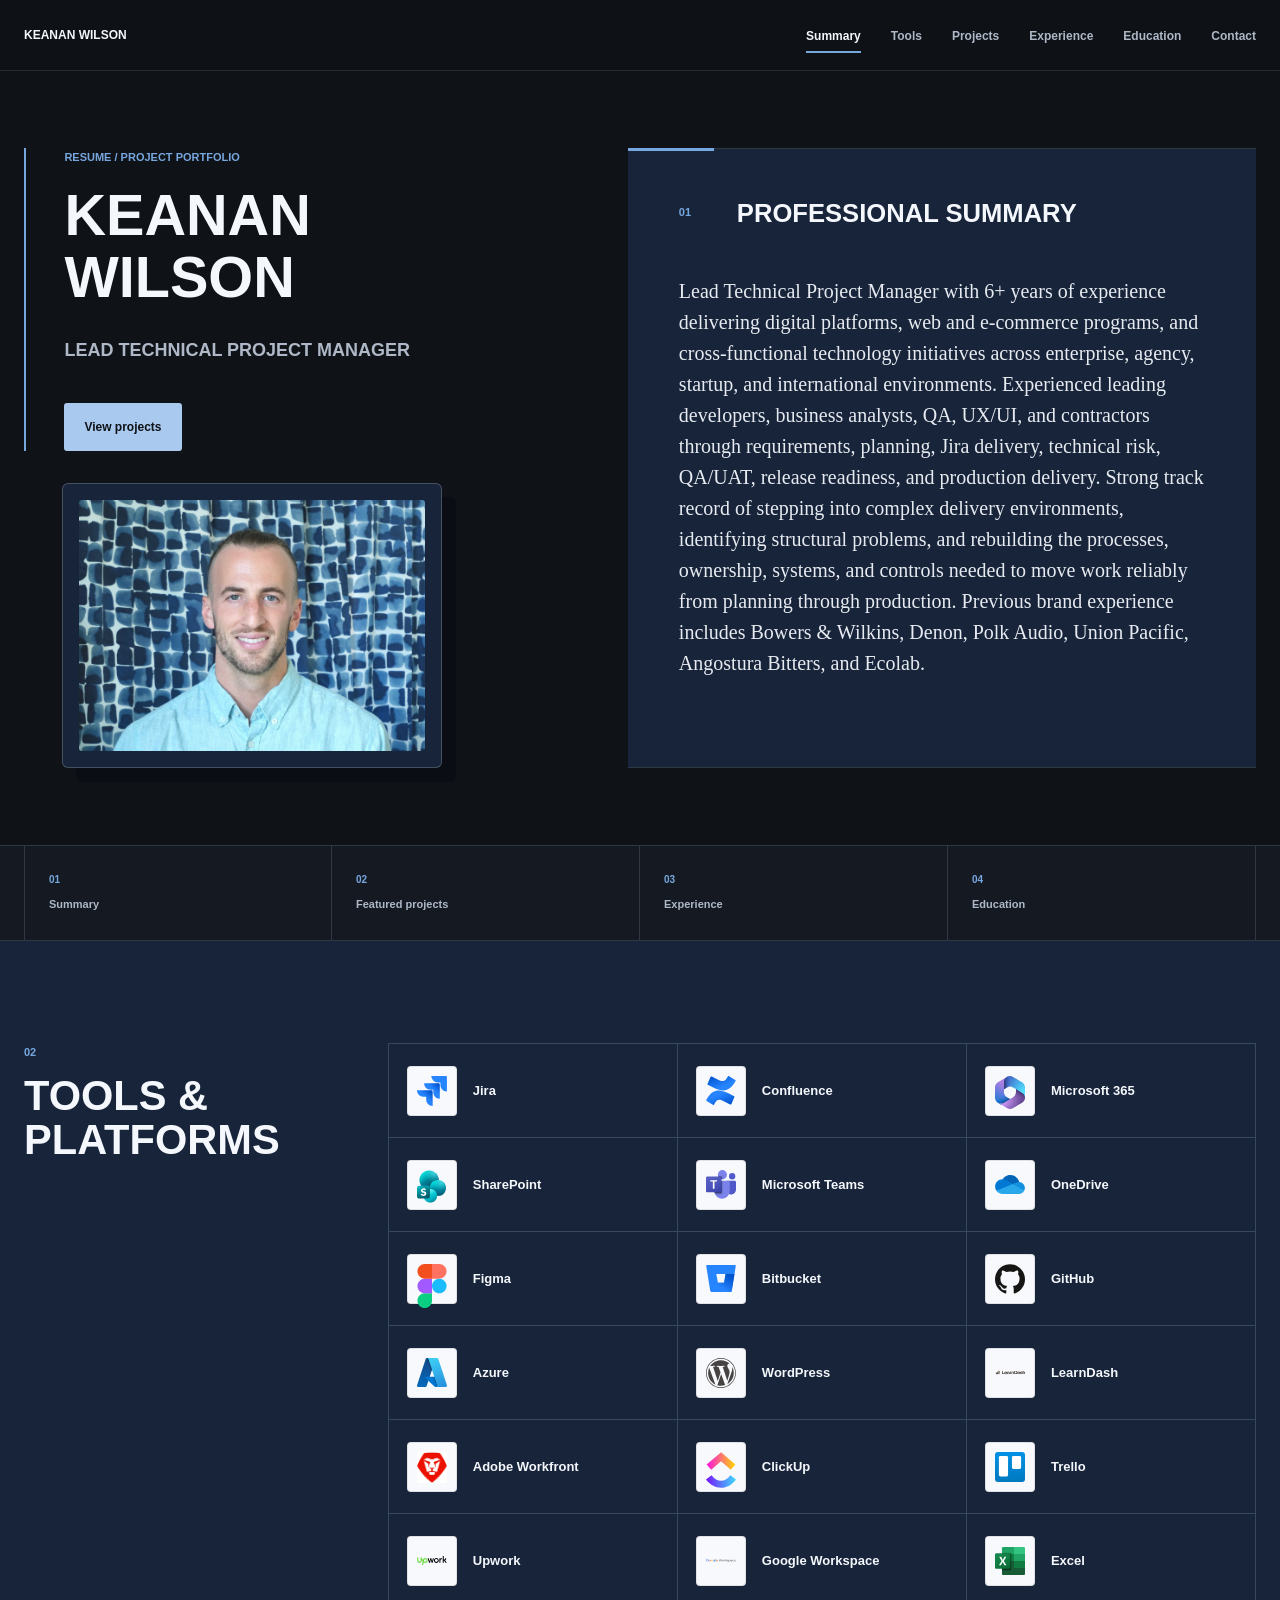
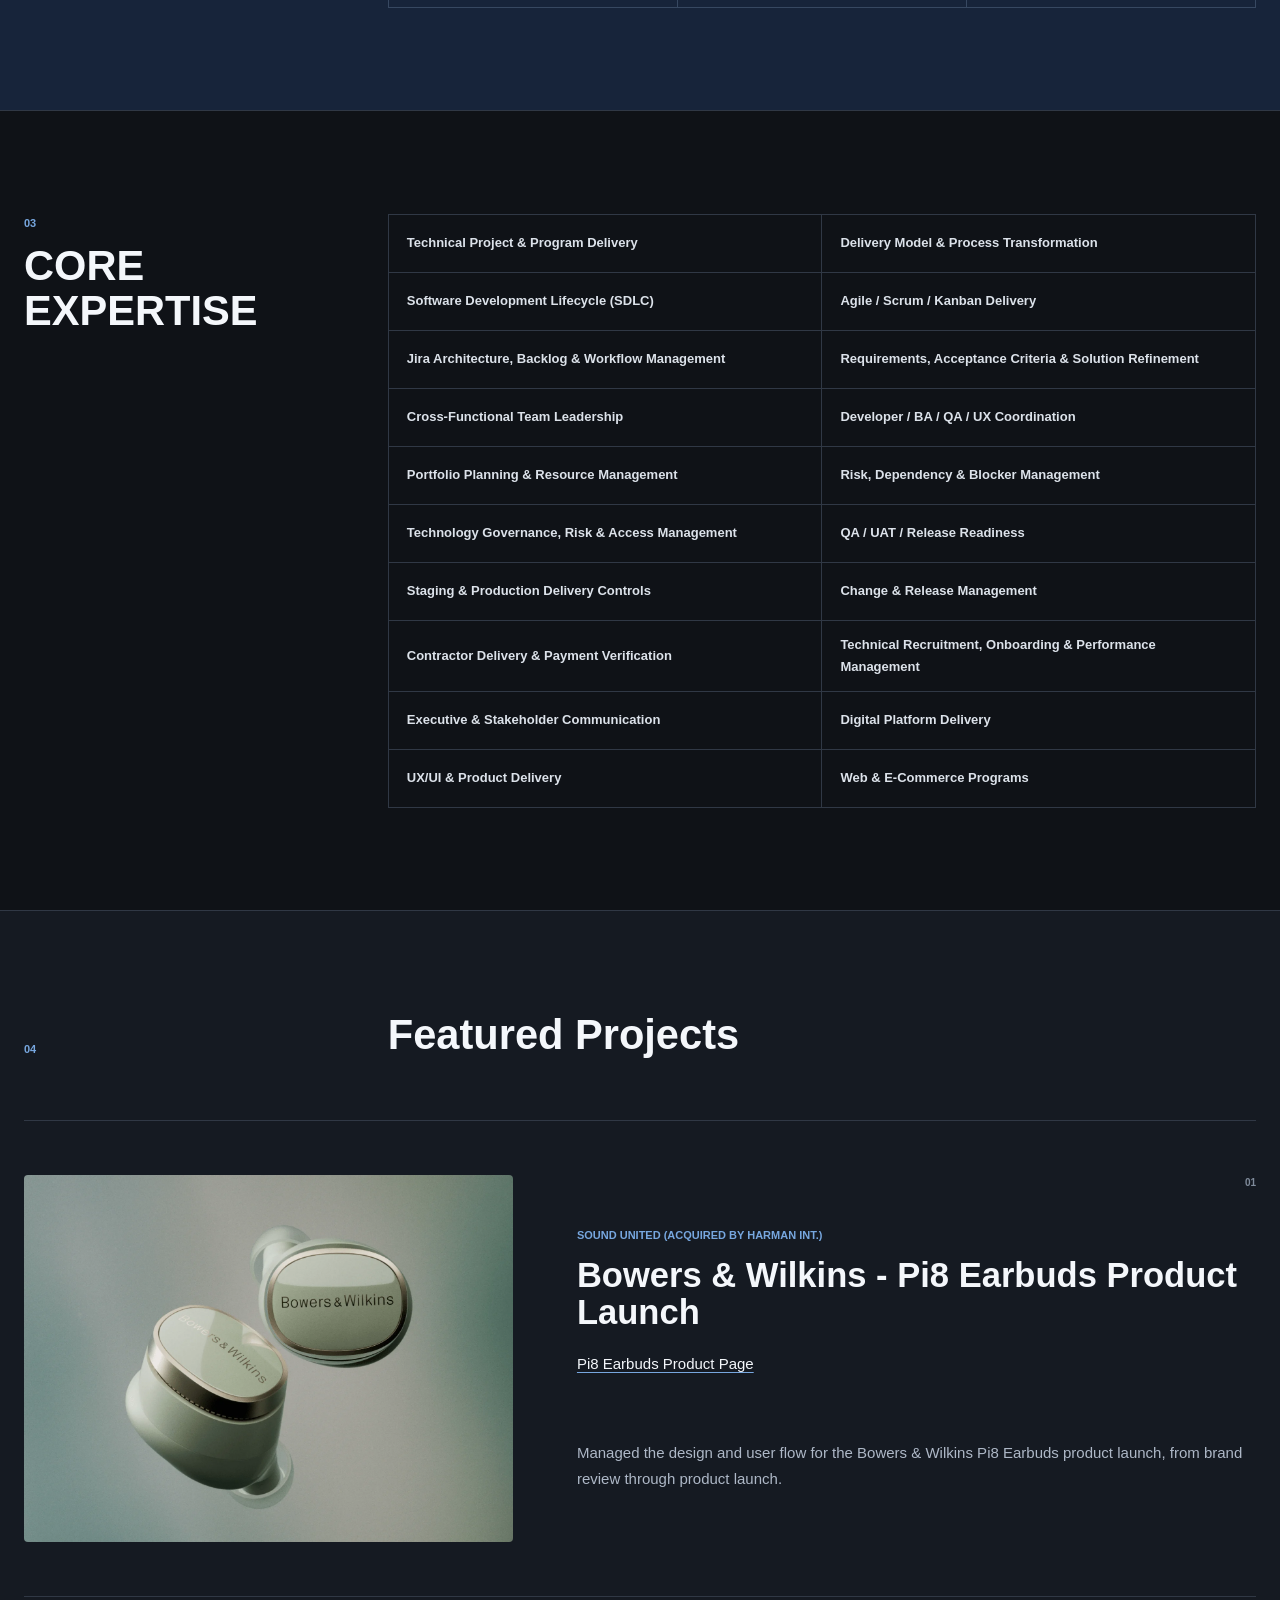
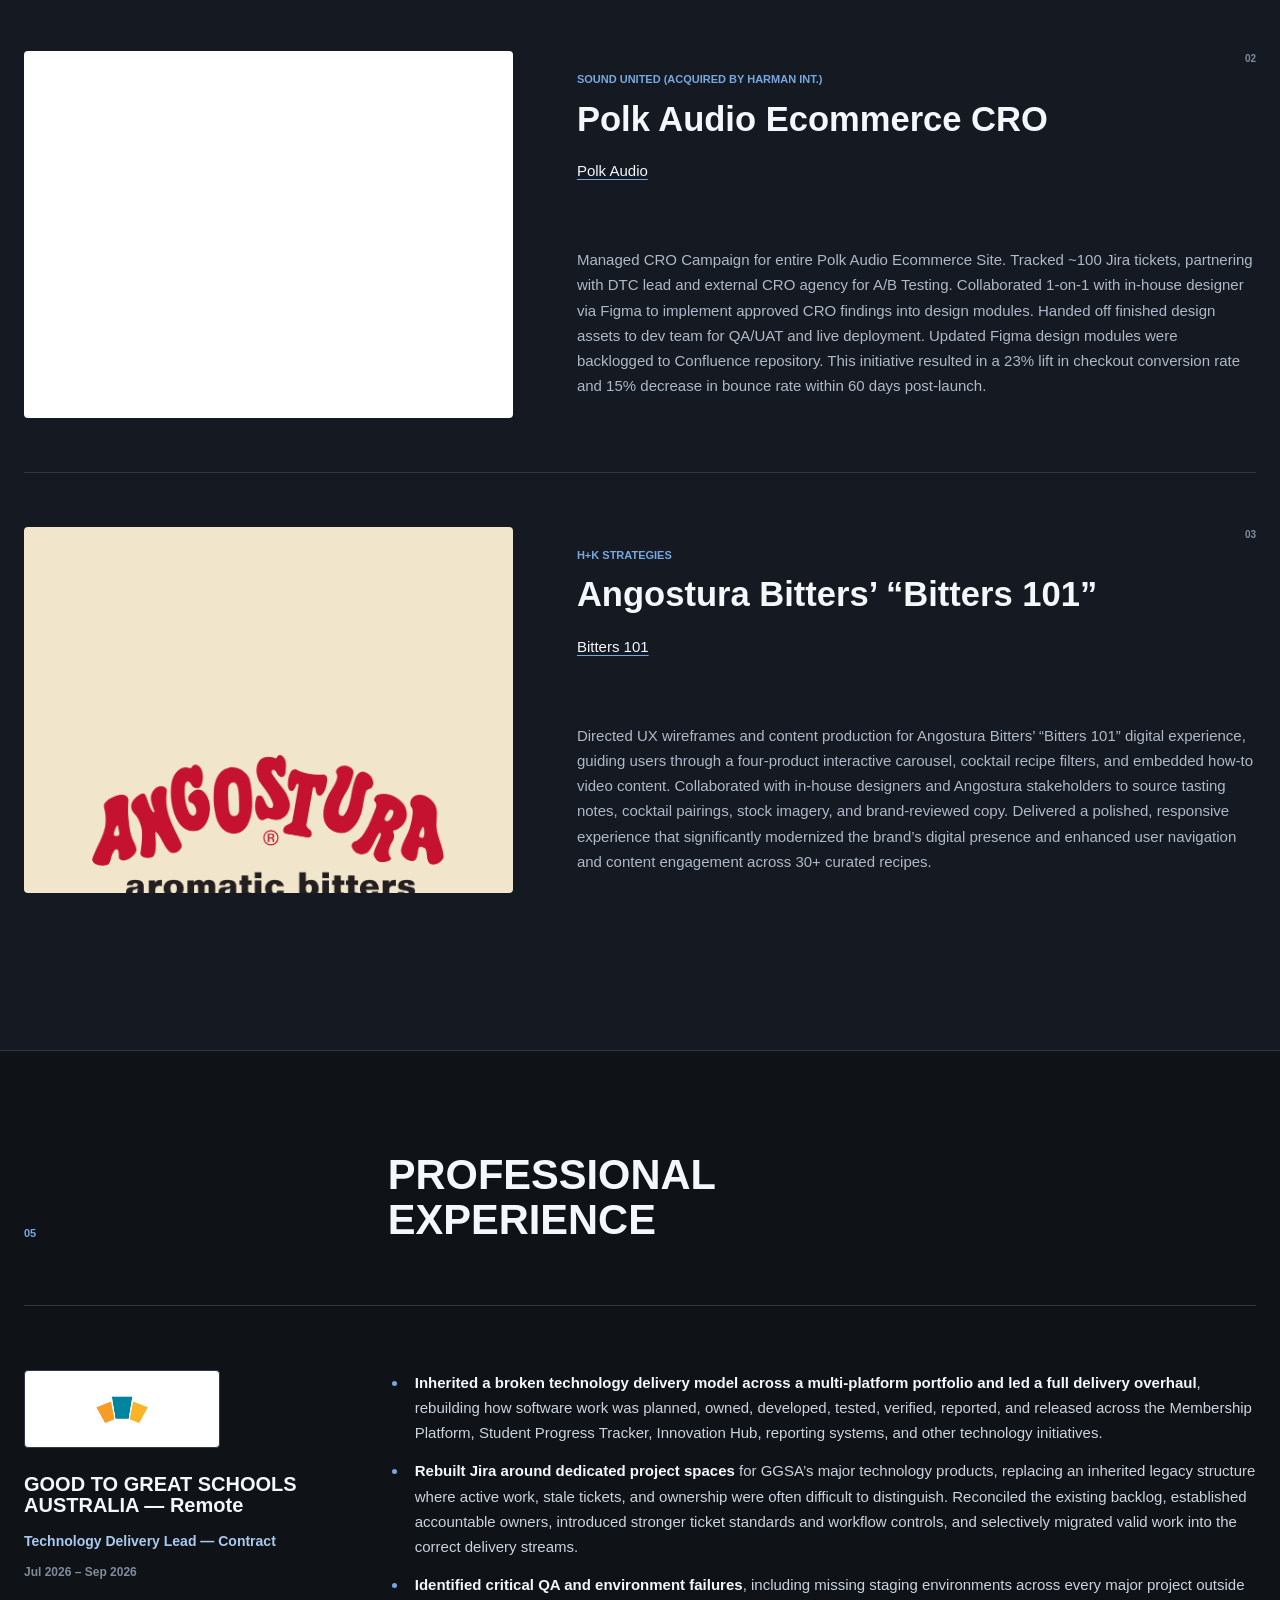
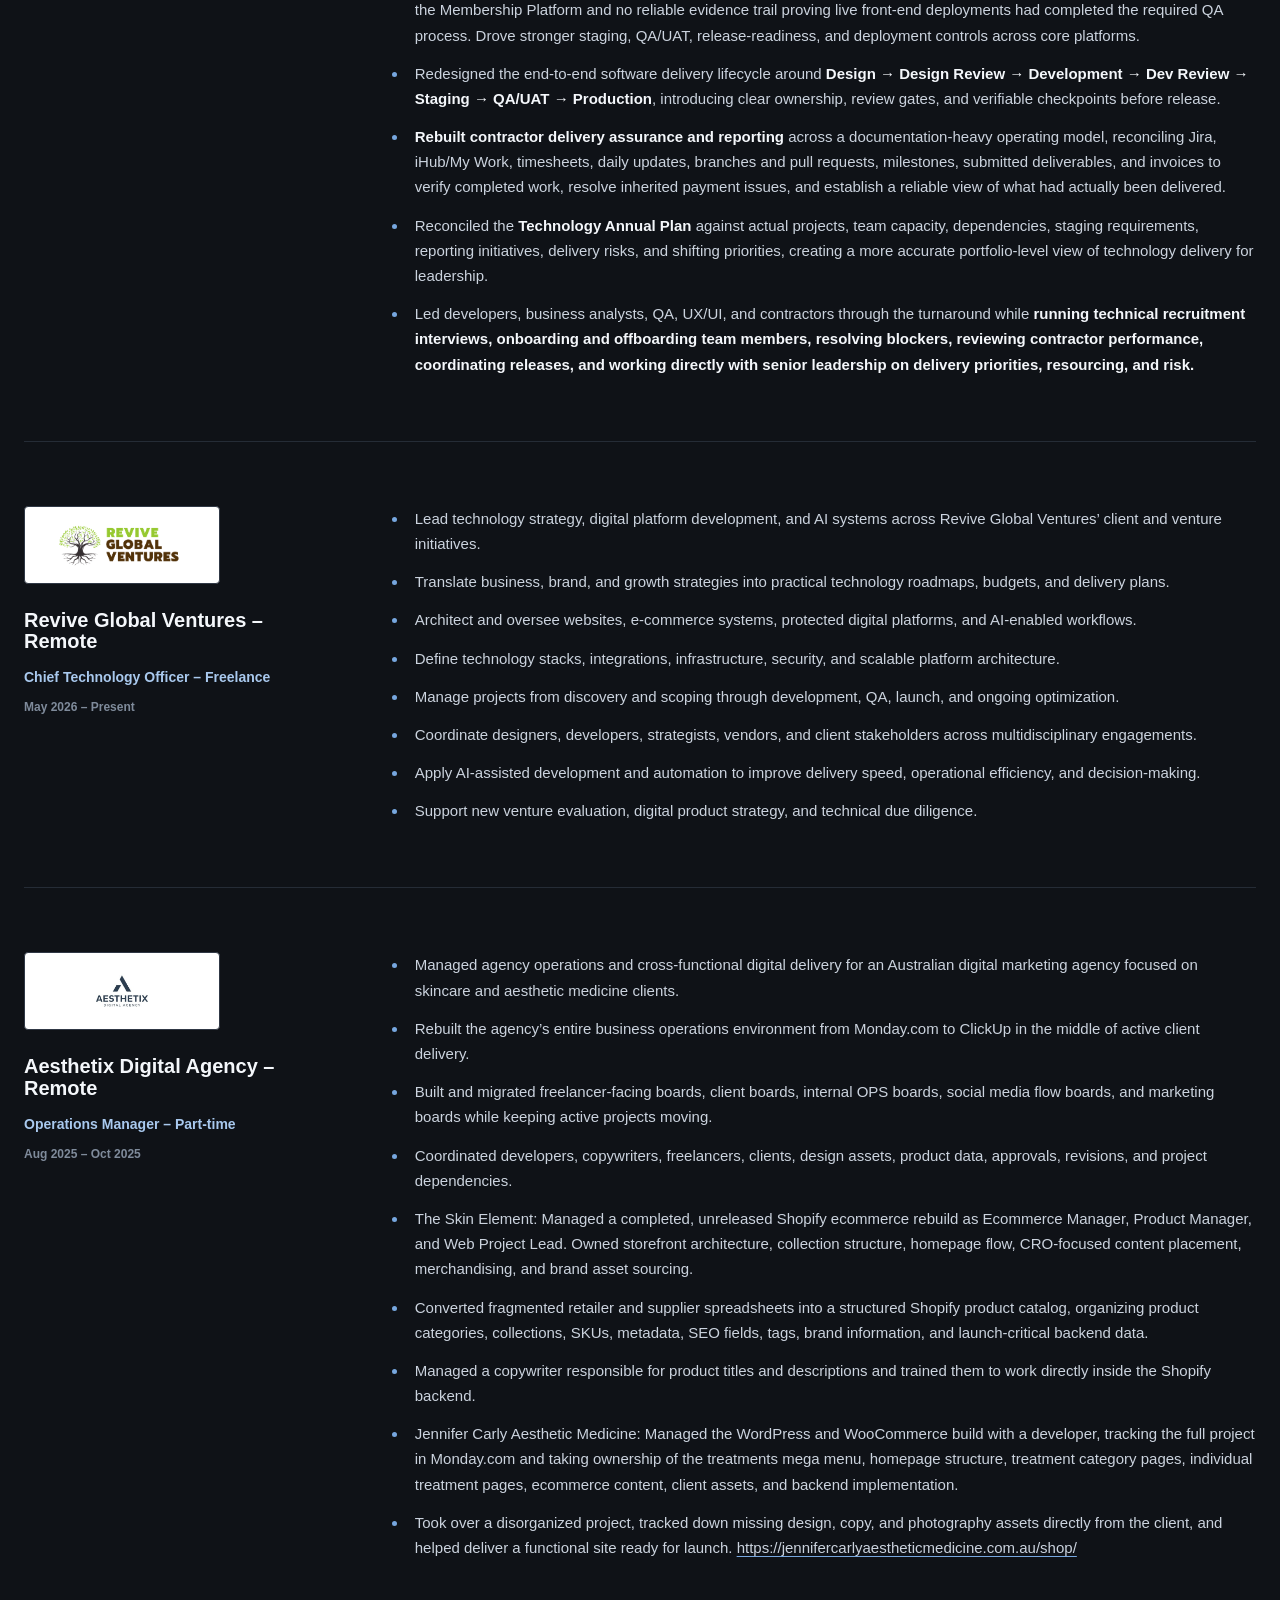
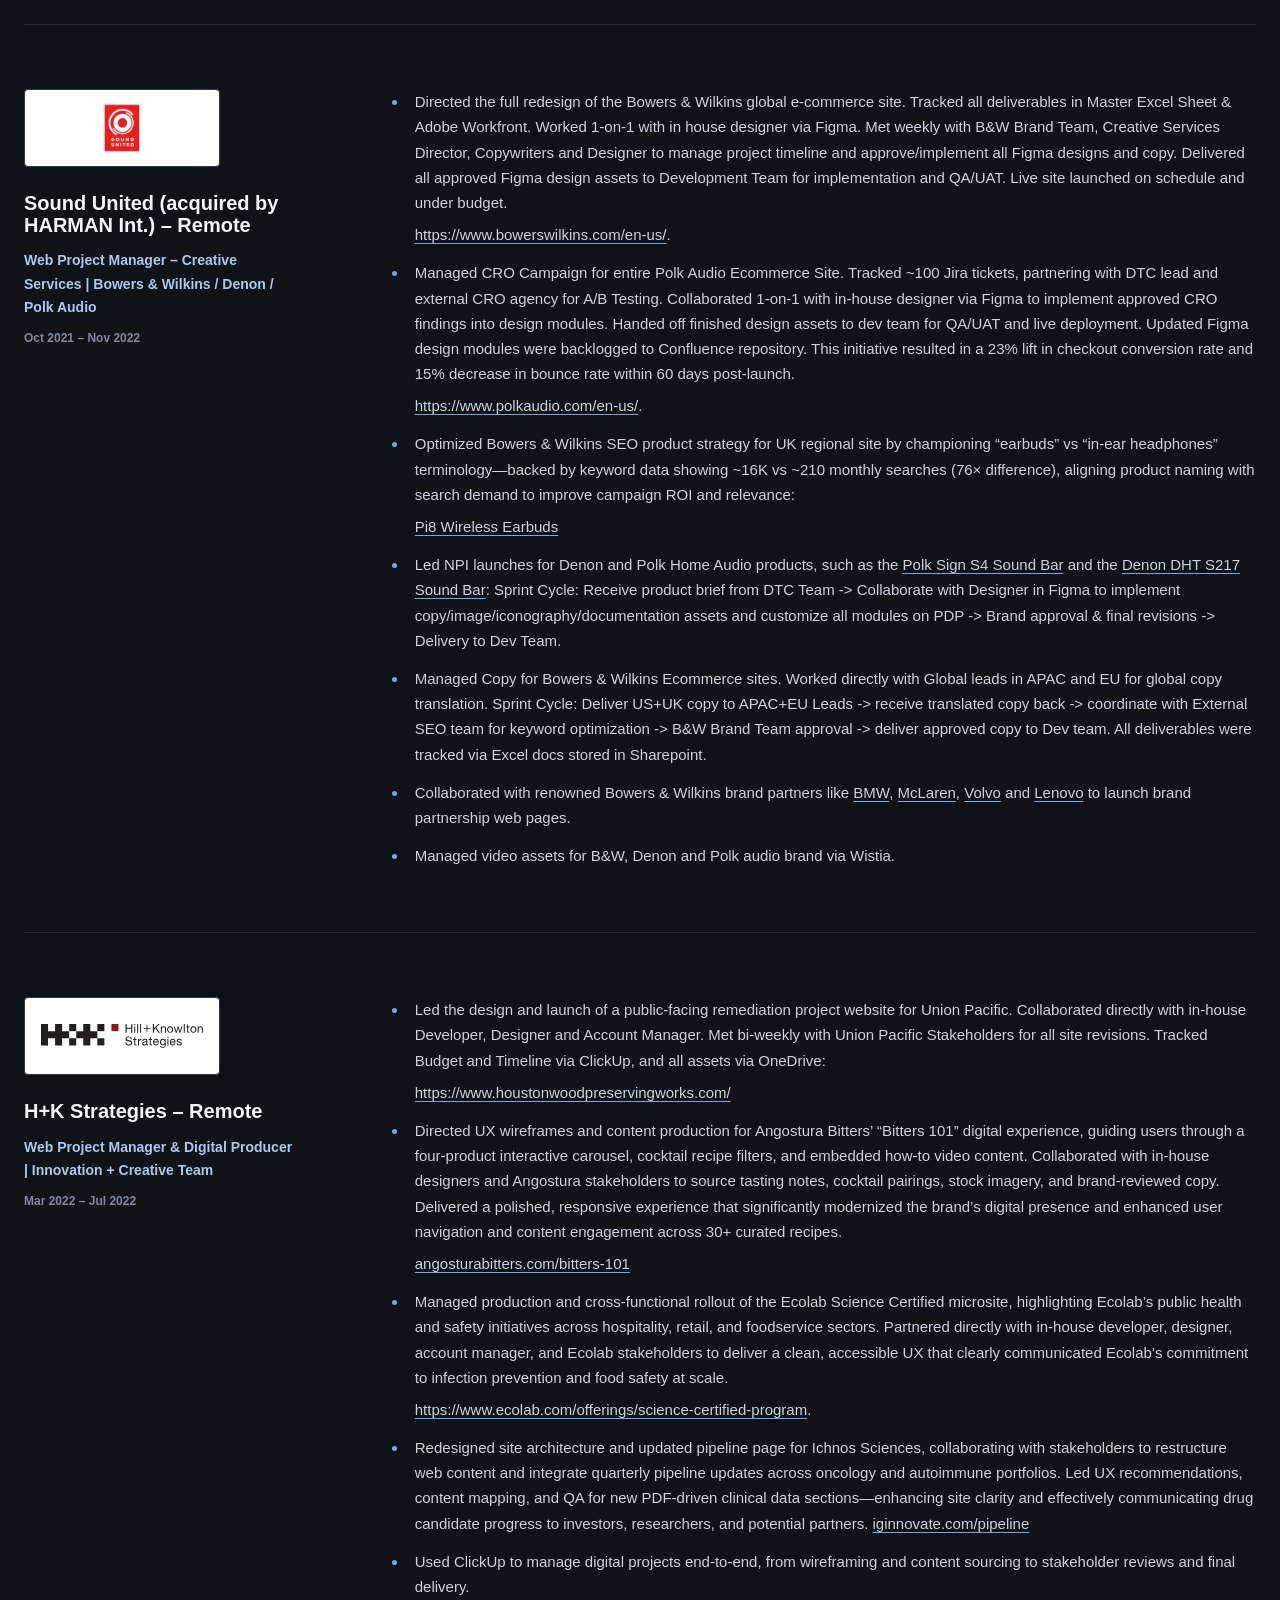
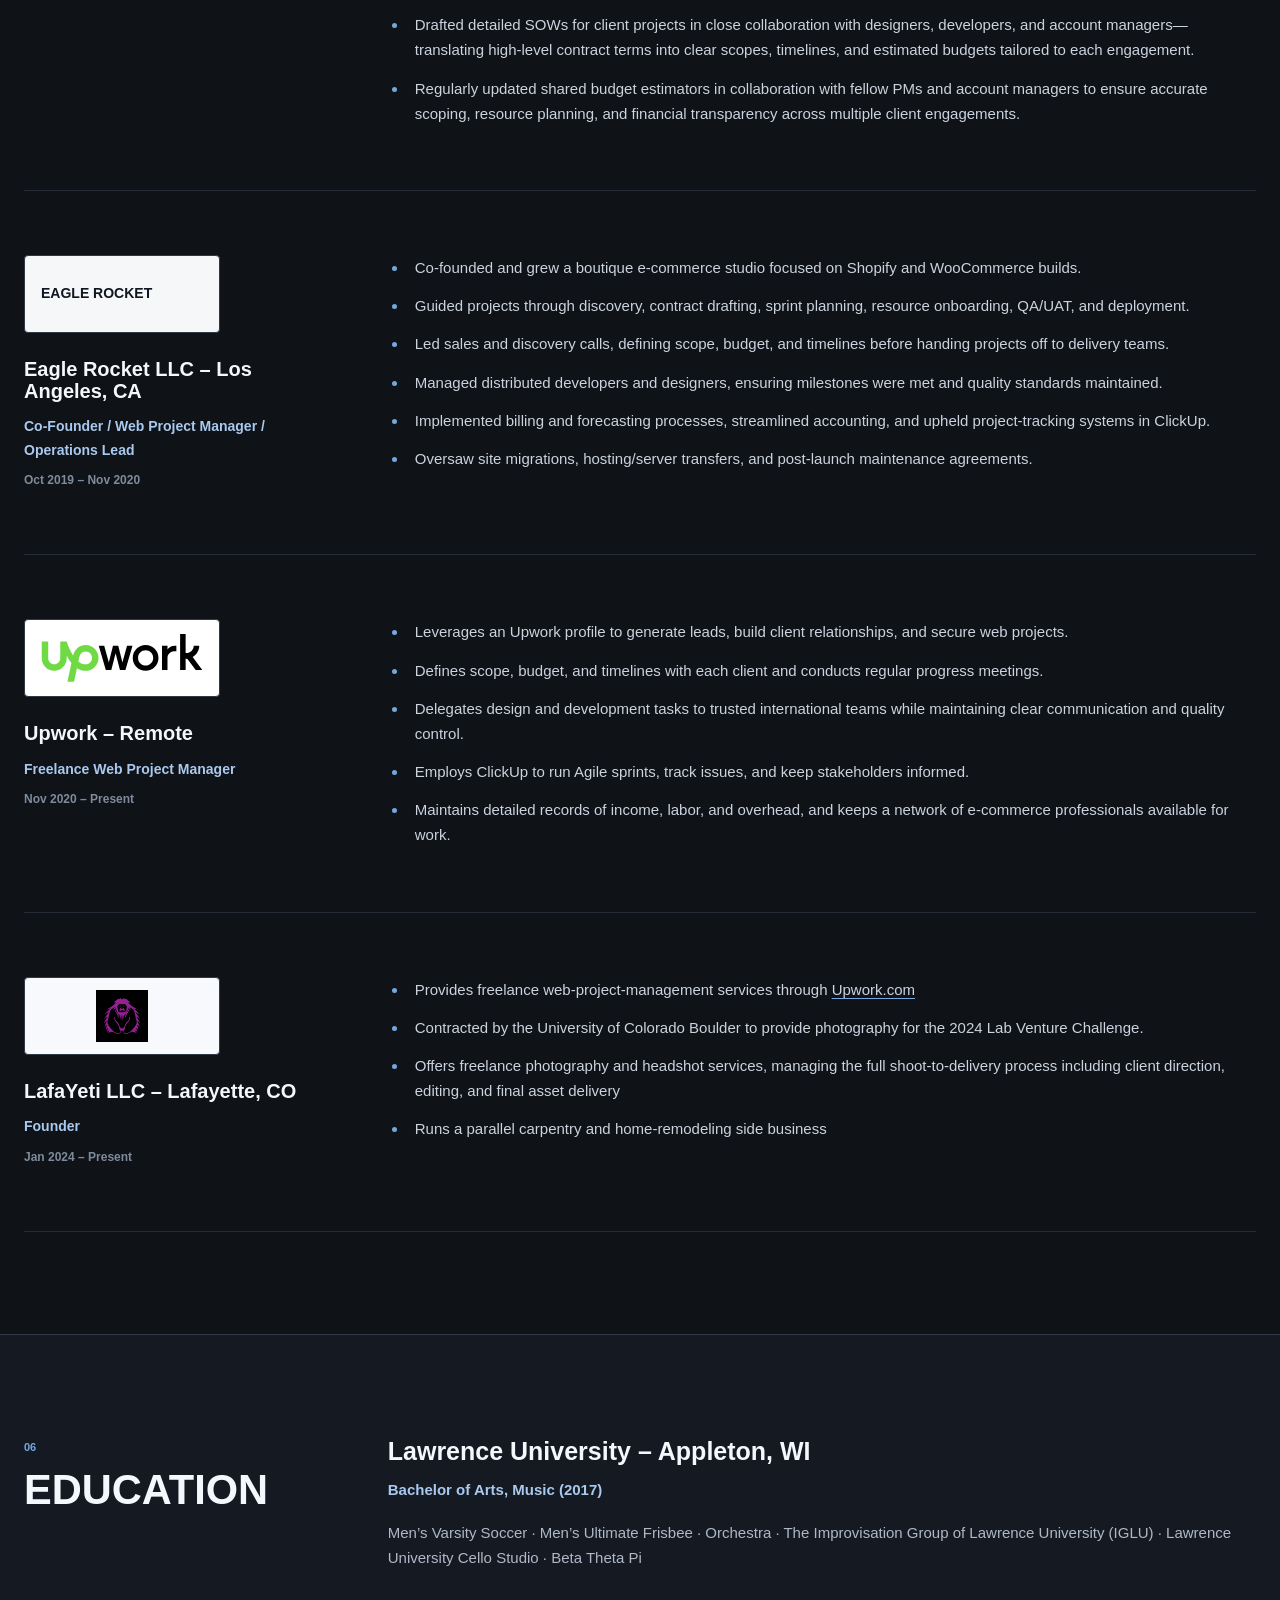
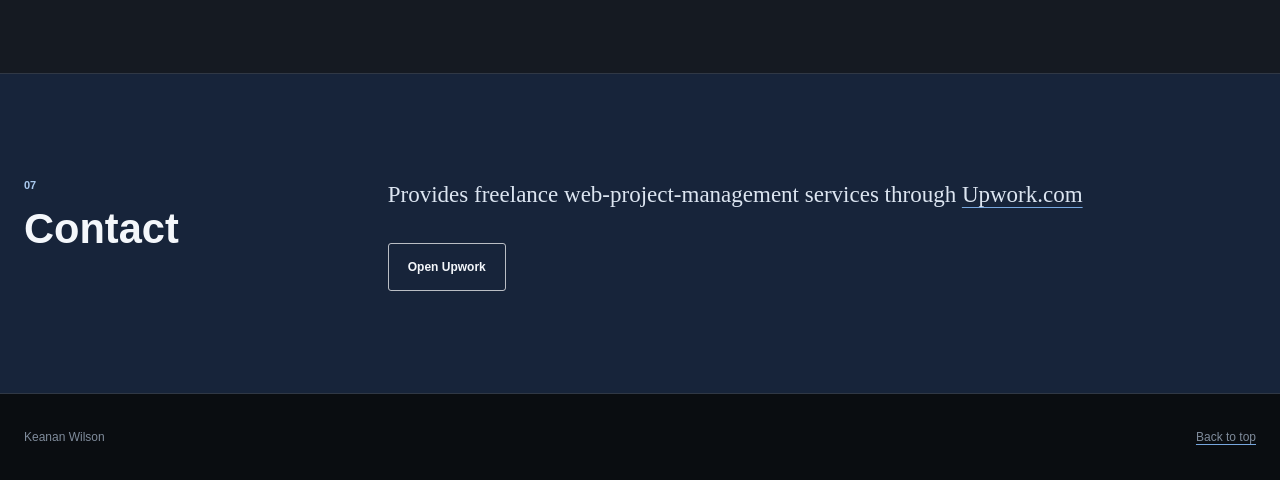
<file: v2/index.html>
<!DOCTYPE html>
<html lang="en">
  <head>
    <meta charset="utf-8">
    <meta name="viewport" content="width=device-width, initial-scale=1">
    <meta name="description" content="Lead Technical Project Manager with 6+ years of experience delivering digital platforms, web and e-commerce programs, and cross-functional technology initiatives across enterprise, agency, startup, and international environments.">
    <meta name="author" content="Keanan Wilson">
    <meta name="theme-color" content="#10141b">
    <meta property="og:title" content="Keanan Wilson | Lead Technical Project Manager">
    <meta property="og:description" content="Lead Technical Project Manager with 6+ years of experience delivering digital platforms, web and e-commerce programs, and cross-functional technology initiatives across enterprise, agency, startup, and international environments.">
    <meta property="og:type" content="profile">
    <meta property="og:url" content="https://lafayeti-dev.github.io/keanan-wilson-resume/v2/">
    <meta property="og:image" content="https://lafayeti-dev.github.io/keanan-wilson-resume/assets/profile/keanan-wilson-portrait.jpg">
    <meta property="og:image:alt" content="Portrait of Keanan Wilson">
    <meta name="twitter:card" content="summary_large_image">
    <meta name="twitter:title" content="Keanan Wilson | Lead Technical Project Manager">
    <meta name="twitter:description" content="Lead Technical Project Manager with 6+ years of experience delivering digital platforms, web and e-commerce programs, and cross-functional technology initiatives across enterprise, agency, startup, and international environments.">
    <link rel="icon" href="../assets/profile/keanan-wilson-portrait.jpg" type="image/jpeg">
    <link rel="canonical" href="https://lafayeti-dev.github.io/keanan-wilson-resume/v2/">
    <link rel="stylesheet" href="./styles.css?v=20260908-5">
    <title>Keanan Wilson | Lead Technical Project Manager</title>
    <script>document.documentElement.classList.add('js');</script>
  </head>
  <body>
    <a class="skip-link" href="#summary">Skip to main content</a>

    <header class="site-header" data-header>
      <div class="header-inner">
        <a class="brand" href="#top" aria-label="Keanan Wilson, back to top">Keanan Wilson</a>
        <button class="menu-toggle" type="button" aria-expanded="false" aria-controls="site-navigation">
          Menu
        </button>
        <nav class="site-nav" id="site-navigation" aria-label="Primary navigation">
          <a href="#summary">Summary</a>
          <a href="#toolkit">Tools</a>
          <a href="#evidence">Projects</a>
          <a href="#experience">Experience</a>
          <a href="#education">Education</a>
          <a href="#contact">Contact</a>
        </nav>
      </div>
    </header>

    <main>
      <section class="hero" id="top" aria-labelledby="hero-title">
        <div class="hero-inner">
          <div class="hero-identity">
            <div class="hero-intro">
              <p class="eyebrow">Resume / Project Portfolio</p>
              <h1 id="hero-title">KEANAN WILSON</h1>
              <p class="hero-role">LEAD TECHNICAL PROJECT MANAGER</p>
              <div class="hero-actions">
                <a class="button button-primary" href="#evidence">View projects</a>
              </div>
            </div>

            <figure class="hero-portrait">
              <img src="../assets/profile/keanan-wilson-portrait.jpg" alt="Portrait of Keanan Wilson" width="1600" height="1600" fetchpriority="high" decoding="async">
            </figure>
          </div>

          <section class="hero-summary" id="summary" tabindex="-1" aria-labelledby="summary-title">
            <div class="hero-summary-heading">
              <p class="section-number">01</p>
              <h2 id="summary-title">PROFESSIONAL SUMMARY</h2>
            </div>
            <p class="summary-copy">Lead Technical Project Manager with 6+ years of experience delivering digital platforms, web and e-commerce programs, and cross-functional technology initiatives across enterprise, agency, startup, and international environments. Experienced leading developers, business analysts, QA, UX/UI, and contractors through requirements, planning, Jira delivery, technical risk, QA/UAT, release readiness, and production delivery. Strong track record of stepping into complex delivery environments, identifying structural problems, and rebuilding the processes, ownership, systems, and controls needed to move work reliably from planning through production. Previous brand experience includes Bowers &amp; Wilkins, Denon, Polk Audio, Union Pacific, Angostura Bitters, and Ecolab.</p>
          </section>
        </div>
      </section>

      <nav class="hero-index" aria-label="Resume sections">
        <div class="hero-index-inner">
          <a href="#summary"><span>01</span> Summary</a>
          <a href="#evidence"><span>02</span> Featured projects</a>
          <a href="#experience"><span>03</span> Experience</a>
          <a href="#education"><span>04</span> Education</a>
        </div>
      </nav>

      <section class="section toolkit-section" id="toolkit" aria-labelledby="toolkit-title">
        <div class="section-inner two-column-section">
          <div class="section-heading">
            <p class="section-number">02</p>
            <h2 id="toolkit-title">TOOLS &amp; PLATFORMS</h2>
          </div>
          <ul class="tool-grid" aria-label="Tools and platforms">
            <li><span class="tool-mark"><img src="../assets/brands/tools/jira.svg" alt="" loading="lazy"></span><span>Jira</span></li>
            <li><span class="tool-mark"><img src="../assets/brands/tools/confluence.svg" alt="" loading="lazy"></span><span>Confluence</span></li>
            <li><span class="tool-mark"><img src="../assets/brands/tools/microsoft-365.svg" alt="" loading="lazy"></span><span>Microsoft 365</span></li>
            <li><span class="tool-mark"><img src="../assets/brands/tools/sharepoint.svg" alt="" loading="lazy"></span><span>SharePoint</span></li>
            <li><span class="tool-mark"><img src="../assets/brands/tools/microsoft-teams.svg" alt="" loading="lazy"></span><span>Microsoft Teams</span></li>
            <li><span class="tool-mark"><img src="../assets/brands/tools/onedrive.svg" alt="" loading="lazy"></span><span>OneDrive</span></li>
            <li><span class="tool-mark"><img src="../assets/brands/tools/figma.svg" alt="" loading="lazy"></span><span>Figma</span></li>
            <li><span class="tool-mark"><img src="../assets/brands/tools/bitbucket.svg" alt="" loading="lazy"></span><span>Bitbucket</span></li>
            <li><span class="tool-mark tool-mark-light"><img src="../assets/brands/tools/github.svg" alt="" loading="lazy"></span><span>GitHub</span></li>
            <li><span class="tool-mark"><img src="../assets/brands/tools/azure.svg" alt="" loading="lazy"></span><span>Azure</span></li>
            <li><span class="tool-mark tool-mark-light"><img src="../assets/brands/tools/wordpress.svg" alt="" loading="lazy"></span><span>WordPress</span></li>
            <li><span class="tool-mark tool-mark-wide"><img src="../assets/brands/tools/learndash.svg" alt="" loading="lazy"></span><span>LearnDash</span></li>
            <li><span class="tool-mark"><img src="../assets/brands/tools/adobe-workfront.jpg" alt="" loading="lazy"></span><span>Adobe Workfront</span></li>
            <li><span class="tool-mark"><img src="../assets/brands/tools/clickup.svg" alt="" loading="lazy"></span><span>ClickUp</span></li>
            <li><span class="tool-mark"><img src="../assets/brands/tools/trello.svg" alt="" loading="lazy"></span><span>Trello</span></li>
            <li><span class="tool-mark"><img src="../assets/brands/tools/upwork.svg" alt="" loading="lazy"></span><span>Upwork</span></li>
            <li><span class="tool-mark"><img src="../assets/brands/tools/google-workspace.svg" alt="" loading="lazy"></span><span>Google Workspace</span></li>
            <li><span class="tool-mark"><img src="../assets/brands/tools/excel.svg" alt="" loading="lazy"></span><span>Excel</span></li>
          </ul>
        </div>
      </section>

      <section class="section skills-section" id="skills" aria-labelledby="skills-title">
        <div class="section-inner two-column-section">
          <div class="section-heading">
            <p class="section-number">03</p>
            <h2 id="skills-title">CORE EXPERTISE</h2>
          </div>
          <ul class="term-list term-list-accent" aria-label="Core expertise">
            <li>Technical Project &amp; Program Delivery</li>
            <li>Delivery Model &amp; Process Transformation</li>
            <li>Software Development Lifecycle (SDLC)</li>
            <li>Agile / Scrum / Kanban Delivery</li>
            <li>Jira Architecture, Backlog &amp; Workflow Management</li>
            <li>Requirements, Acceptance Criteria &amp; Solution Refinement</li>
            <li>Cross-Functional Team Leadership</li>
            <li>Developer / BA / QA / UX Coordination</li>
            <li>Portfolio Planning &amp; Resource Management</li>
            <li>Risk, Dependency &amp; Blocker Management</li>
            <li>Technology Governance, Risk &amp; Access Management</li>
            <li>QA / UAT / Release Readiness</li>
            <li>Staging &amp; Production Delivery Controls</li>
            <li>Change &amp; Release Management</li>
            <li>Contractor Delivery &amp; Payment Verification</li>
            <li>Technical Recruitment, Onboarding &amp; Performance Management</li>
            <li>Executive &amp; Stakeholder Communication</li>
            <li>Digital Platform Delivery</li>
            <li>UX/UI &amp; Product Delivery</li>
            <li>Web &amp; E-Commerce Programs</li>
          </ul>
        </div>
      </section>

      <section class="section evidence-section" id="evidence" aria-labelledby="evidence-title">
        <div class="section-inner">
          <div class="section-heading section-heading-wide">
            <p class="section-number">04</p>
            <h2 id="evidence-title">Featured Projects</h2>
          </div>

          <div class="evidence-list">
            <article class="evidence-item" id="project-bowers-wilkins-pi8">
              <div class="project-hero project-hero-pi8">
                <img class="project-image" src="../assets/projects/sound-united/bowers-wilkins-pi8-earbuds.webp" alt="Bowers &amp; Wilkins Pi8 earbuds" width="1500" height="1125" loading="lazy" decoding="async">
              </div>
              <header class="evidence-header">
                <div>
                  <p class="evidence-context">Sound United (acquired by HARMAN Int.)</p>
                  <h3>Bowers &amp; Wilkins - Pi8 Earbuds Product Launch</h3>
                </div>
                <a class="text-link" href="https://www.bowerswilkins.com/en-us/product/wireless-earbuds/pi8/300965.html" target="_blank" rel="noopener noreferrer">Pi8 Earbuds Product Page</a>
              </header>
              <p>Managed the design and user flow for the Bowers &amp; Wilkins Pi8 Earbuds product launch, from brand review through product launch.</p>
            </article>

            <article class="evidence-item" id="project-polk-audio">
              <div class="project-hero project-hero-polk" aria-hidden="true">
                <img class="project-logo" src="../assets/projects/sound-united/polk-audio-logo.png" alt="" width="3840" height="2160" decoding="async">
              </div>
              <header class="evidence-header">
                <div>
                  <p class="evidence-context">Sound United (acquired by HARMAN Int.)</p>
                  <h3>Polk Audio Ecommerce CRO</h3>
                </div>
                <a class="text-link" href="https://www.polkaudio.com/en-us/" target="_blank" rel="noopener noreferrer">Polk Audio</a>
              </header>
              <p>Managed CRO Campaign for entire Polk Audio Ecommerce Site. Tracked ~100 Jira tickets, partnering with DTC lead and external CRO agency for A/B Testing. Collaborated 1-on-1 with in-house designer via Figma to implement approved CRO findings into design modules. Handed off finished design assets to dev team for QA/UAT and live deployment. Updated Figma design modules were backlogged to Confluence repository. This initiative resulted in a 23% lift in checkout conversion rate and 15% decrease in bounce rate within 60 days post-launch.</p>
            </article>

            <article class="evidence-item" id="project-angostura-bitters">
              <div class="project-hero project-hero-angostura" aria-hidden="true">
                <img class="project-logo" src="../assets/projects/hk-strategies/angostura-aromatic-bitters-logo.png" alt="" width="1492" height="599" decoding="async">
              </div>
              <header class="evidence-header">
                <div>
                  <p class="evidence-context">H+K Strategies</p>
                  <h3>Angostura Bitters’ “Bitters 101”</h3>
                </div>
                <a class="text-link" href="https://angosturabitters.com/bitters-101" target="_blank" rel="noopener noreferrer">Bitters 101</a>
              </header>
              <p>Directed UX wireframes and content production for Angostura Bitters’ “Bitters 101” digital experience, guiding users through a four-product interactive carousel, cocktail recipe filters, and embedded how-to video content. Collaborated with in-house designers and Angostura stakeholders to source tasting notes, cocktail pairings, stock imagery, and brand-reviewed copy. Delivered a polished, responsive experience that significantly modernized the brand’s digital presence and enhanced user navigation and content engagement across 30+ curated recipes.</p>
            </article>
          </div>
        </div>
      </section>

      <section class="section experience-section" id="experience" aria-labelledby="experience-title">
        <div class="section-inner">
          <div class="section-heading section-heading-wide">
            <p class="section-number">05</p>
            <h2 id="experience-title">PROFESSIONAL EXPERIENCE</h2>
          </div>

          <div class="experience-list">
            <article class="experience-item" id="experience-ggsa">
              <header class="experience-meta">
                <div class="experience-brand experience-brand-square" aria-hidden="true">
                  <img src="../assets/brands/experience/good-to-great-schools-australia.jpg" alt="" loading="lazy">
                </div>
                <h3>GOOD TO GREAT SCHOOLS AUSTRALIA — Remote</h3>
                <p class="role">Technology Delivery Lead — Contract</p>
                <p class="dates"><time datetime="2026-07">Jul 2026</time> – <time datetime="2026-09">Sep 2026</time></p>
              </header>
              <div class="experience-detail">
                <ul class="responsibility-list">
                  <li><strong>Inherited a broken technology delivery model across a multi-platform portfolio and led a full delivery overhaul</strong>, rebuilding how software work was planned, owned, developed, tested, verified, reported, and released across the Membership Platform, Student Progress Tracker, Innovation Hub, reporting systems, and other technology initiatives.</li>
                  <li><strong>Rebuilt Jira around dedicated project spaces</strong> for GGSA’s major technology products, replacing an inherited legacy structure where active work, stale tickets, and ownership were often difficult to distinguish. Reconciled the existing backlog, established accountable owners, introduced stronger ticket standards and workflow controls, and selectively migrated valid work into the correct delivery streams.</li>
                  <li><strong>Identified critical QA and environment failures</strong>, including missing staging environments across every major project outside the Membership Platform and no reliable evidence trail proving live front-end deployments had completed the required QA process. Drove stronger staging, QA/UAT, release-readiness, and deployment controls across core platforms.</li>
                  <li>Redesigned the end-to-end software delivery lifecycle around <strong>Design → Design Review → Development → Dev Review → Staging → QA/UAT → Production</strong>, introducing clear ownership, review gates, and verifiable checkpoints before release.</li>
                  <li><strong>Rebuilt contractor delivery assurance and reporting</strong> across a documentation-heavy operating model, reconciling Jira, iHub/My Work, timesheets, daily updates, branches and pull requests, milestones, submitted deliverables, and invoices to verify completed work, resolve inherited payment issues, and establish a reliable view of what had actually been delivered.</li>
                  <li>Reconciled the <strong>Technology Annual Plan</strong> against actual projects, team capacity, dependencies, staging requirements, reporting initiatives, delivery risks, and shifting priorities, creating a more accurate portfolio-level view of technology delivery for leadership.</li>
                  <li>Led developers, business analysts, QA, UX/UI, and contractors through the turnaround while <strong>running technical recruitment interviews, onboarding and offboarding team members, resolving blockers, reviewing contractor performance, coordinating releases, and working directly with senior leadership on delivery priorities, resourcing, and risk.</strong></li>
                </ul>
              </div>
            </article>

            <article class="experience-item">
              <header class="experience-meta">
                <div class="experience-brand" aria-hidden="true">
                  <img src="../assets/brands/experience/revive-global-ventures.png" alt="" loading="lazy">
                </div>
                <h3>Revive Global Ventures – Remote</h3>
                <p class="role">Chief Technology Officer – Freelance</p>
                <p class="dates"><time datetime="2026-05">May 2026</time> – Present</p>
              </header>
              <ul class="responsibility-list">
                <li>Lead technology strategy, digital platform development, and AI systems across Revive Global Ventures’ client and venture initiatives.</li>
                <li>Translate business, brand, and growth strategies into practical technology roadmaps, budgets, and delivery plans.</li>
                <li>Architect and oversee websites, e-commerce systems, protected digital platforms, and AI-enabled workflows.</li>
                <li>Define technology stacks, integrations, infrastructure, security, and scalable platform architecture.</li>
                <li>Manage projects from discovery and scoping through development, QA, launch, and ongoing optimization.</li>
                <li>Coordinate designers, developers, strategists, vendors, and client stakeholders across multidisciplinary engagements.</li>
                <li>Apply AI-assisted development and automation to improve delivery speed, operational efficiency, and decision-making.</li>
                <li>Support new venture evaluation, digital product strategy, and technical due diligence.</li>
              </ul>
            </article>

            <article class="experience-item">
              <header class="experience-meta">
                <div class="experience-brand experience-brand-square" aria-hidden="true">
                  <img src="../assets/brands/experience/aesthetix-digital-agency.jpg" alt="" loading="lazy">
                </div>
                <h3>Aesthetix Digital Agency – Remote</h3>
                <p class="role">Operations Manager – Part-time</p>
                <p class="dates"><time datetime="2025-08">Aug 2025</time> – <time datetime="2025-10">Oct 2025</time></p>
              </header>
              <ul class="responsibility-list">
                <li>Managed agency operations and cross-functional digital delivery for an Australian digital marketing agency focused on skincare and aesthetic medicine clients.</li>
                <li>Rebuilt the agency’s entire business operations environment from Monday.com to ClickUp in the middle of active client delivery.</li>
                <li>Built and migrated freelancer-facing boards, client boards, internal OPS boards, social media flow boards, and marketing boards while keeping active projects moving.</li>
                <li>Coordinated developers, copywriters, freelancers, clients, design assets, product data, approvals, revisions, and project dependencies.</li>
                <li>The Skin Element: Managed a completed, unreleased Shopify ecommerce rebuild as Ecommerce Manager, Product Manager, and Web Project Lead. Owned storefront architecture, collection structure, homepage flow, CRO-focused content placement, merchandising, and brand asset sourcing.</li>
                <li>Converted fragmented retailer and supplier spreadsheets into a structured Shopify product catalog, organizing product categories, collections, SKUs, metadata, SEO fields, tags, brand information, and launch-critical backend data.</li>
                <li>Managed a copywriter responsible for product titles and descriptions and trained them to work directly inside the Shopify backend.</li>
                <li>Jennifer Carly Aesthetic Medicine: Managed the WordPress and WooCommerce build with a developer, tracking the full project in Monday.com and taking ownership of the treatments mega menu, homepage structure, treatment category pages, individual treatment pages, ecommerce content, client assets, and backend implementation.</li>
                <li>
                  Took over a disorganized project, tracked down missing design, copy, and photography assets directly from the client, and helped deliver a functional site ready for launch.
                  <a class="source-link" href="https://jennifercarlyaestheticmedicine.com.au/shop/" target="_blank" rel="noopener noreferrer">https://jennifercarlyaestheticmedicine.com.au/shop/</a>
                </li>
              </ul>
            </article>

            <article class="experience-item">
              <header class="experience-meta">
                <div class="experience-brand experience-brand-square" aria-hidden="true">
                  <img src="../assets/brands/experience/sound-united.png" alt="" loading="lazy">
                </div>
                <h3>Sound United (acquired by HARMAN Int.) – Remote</h3>
                <p class="role">Web Project Manager – Creative Services | Bowers &amp; Wilkins / Denon / Polk Audio</p>
                <p class="dates"><time datetime="2021-10">Oct 2021</time> – <time datetime="2022-11">Nov 2022</time></p>
              </header>
              <ul class="responsibility-list">
                <li>
                  Directed the full redesign of the Bowers &amp; Wilkins global e‑commerce site. Tracked all deliverables in Master Excel Sheet &amp; Adobe Workfront. Worked 1-on-1 with in house designer via Figma. Met weekly with B&amp;W Brand Team, Creative Services Director, Copywriters and Designer to manage project timeline and approve/implement all Figma designs and copy. Delivered all approved Figma design assets to Development Team for implementation and QA/UAT. Live site launched on schedule and under budget.
                  <span class="link-line"><a class="source-link" href="https://www.bowerswilkins.com/en-us/" target="_blank" rel="noopener noreferrer">https://www.bowerswilkins.com/en-us/</a>.</span>
                </li>
                <li>
                  Managed CRO Campaign for entire Polk Audio Ecommerce Site. Tracked ~100 Jira tickets, partnering with DTC lead and external CRO agency for A/B Testing. Collaborated 1-on-1 with in-house designer via Figma to implement approved CRO findings into design modules. Handed off finished design assets to dev team for QA/UAT and live deployment. Updated Figma design modules were backlogged to Confluence repository. This initiative resulted in a 23% lift in checkout conversion rate and 15% decrease in bounce rate within 60 days post-launch.
                  <span class="link-line"><a class="source-link" href="https://www.polkaudio.com/en-us/" target="_blank" rel="noopener noreferrer">https://www.polkaudio.com/en-us/</a>.</span>
                </li>
                <li>
                  Optimized Bowers &amp; Wilkins SEO product strategy for UK regional site by championing “earbuds” vs “in‑ear headphones” terminology—backed by keyword data showing ~16K vs ~210 monthly searches (76× difference), aligning product naming with search demand to improve campaign ROI and relevance:
                  <span class="link-line"><a class="source-link" href="https://www.bowerswilkins.com/en-gb/product/wireless-earbuds/pi8/FP44962P.html" target="_blank" rel="noopener noreferrer">Pi8 Wireless Earbuds</a></span>
                </li>
                <li>Led NPI launches for Denon and Polk Home Audio products, such as the <a href="https://www.polkaudio.com/en-us/product/sound-bars/signa-s4/300443-new.html" target="_blank" rel="noopener noreferrer">Polk Sign S4 Sound Bar</a> and the <a href="https://www.denon.com/en-us/product/archive-sound-bars/dht-s217/300581.html" target="_blank" rel="noopener noreferrer">Denon DHT S217 Sound Bar</a>: Sprint Cycle: Receive product brief from DTC Team -&gt; Collaborate with Designer in Figma to implement copy/image/iconography/documentation assets and customize all modules on PDP -&gt; Brand approval &amp; final revisions -&gt; Delivery to Dev Team.</li>
                <li>Managed Copy for Bowers &amp; Wilkins Ecommerce sites. Worked directly with Global leads in APAC and EU for global copy translation. Sprint Cycle: Deliver US+UK copy to APAC+EU Leads -&gt; receive translated copy back -&gt; coordinate with External SEO team for keyword optimization -&gt; B&amp;W Brand Team approval -&gt; deliver approved copy to Dev team. All deliverables were tracked via Excel docs stored in Sharepoint.</li>
                <li>Collaborated with renowned Bowers &amp; Wilkins brand partners like <a href="https://www.bowerswilkins.com/en-us/about-us/collaborations/bmw.html" target="_blank" rel="noopener noreferrer">BMW</a>, <a href="https://www.bowerswilkins.com/en-us/about-us/collaborations/mclaren.html" target="_blank" rel="noopener noreferrer">McLaren</a>, <a href="https://www.bowerswilkins.com/en-us/about-us/collaborations/volvo.html" target="_blank" rel="noopener noreferrer">Volvo</a> and <a href="https://www.bowerswilkins.com/en-us/about-us/collaborations/lenovo.html" target="_blank" rel="noopener noreferrer">Lenovo</a> to launch brand partnership web pages.</li>
                <li>Managed video assets for B&amp;W, Denon and Polk audio brand via Wistia.</li>
              </ul>
            </article>

            <article class="experience-item">
              <header class="experience-meta">
                <div class="experience-brand experience-brand-wide" aria-hidden="true">
                  <img src="../assets/brands/experience/hk-strategies.svg" alt="" loading="lazy">
                </div>
                <h3>H+K Strategies – Remote</h3>
                <p class="role">Web Project Manager &amp; Digital Producer | Innovation + Creative Team</p>
                <p class="dates"><time datetime="2022-03">Mar 2022</time> – <time datetime="2022-07">Jul 2022</time></p>
              </header>
              <ul class="responsibility-list">
                <li>
                  Led the design and launch of a public-facing remediation project website for Union Pacific. Collaborated directly with in-house Developer, Designer and Account Manager. Met bi-weekly with Union Pacific Stakeholders for all site revisions. Tracked Budget and Timeline via ClickUp, and all assets via OneDrive:
                  <span class="link-line"><a class="source-link" href="https://www.houstonwoodpreservingworks.com/" target="_blank" rel="noopener noreferrer">https://www.houstonwoodpreservingworks.com/</a></span>
                </li>
                <li>
                  Directed UX wireframes and content production for Angostura Bitters’ “Bitters 101” digital experience, guiding users through a four-product interactive carousel, cocktail recipe filters, and embedded how-to video content. Collaborated with in-house designers and Angostura stakeholders to source tasting notes, cocktail pairings, stock imagery, and brand-reviewed copy. Delivered a polished, responsive experience that significantly modernized the brand’s digital presence and enhanced user navigation and content engagement across 30+ curated recipes.
                  <span class="link-line"><a class="source-link" href="https://angosturabitters.com/bitters-101" target="_blank" rel="noopener noreferrer">angosturabitters.com/bitters-101</a></span>
                </li>
                <li>
                  Managed production and cross-functional rollout of the Ecolab Science Certified microsite, highlighting Ecolab’s public health and safety initiatives across hospitality, retail, and foodservice sectors. Partnered directly with in-house developer, designer, account manager, and Ecolab stakeholders to deliver a clean, accessible UX that clearly communicated Ecolab’s commitment to infection prevention and food safety at scale.
                  <span class="link-line"><a class="source-link" href="https://www.ecolab.com/offerings/science-certified-program" target="_blank" rel="noopener noreferrer">https://www.ecolab.com/offerings/science-certified-program</a>.</span>
                </li>
                <li>Redesigned site architecture and updated pipeline page for Ichnos Sciences, collaborating with stakeholders to restructure web content and integrate quarterly pipeline updates across oncology and autoimmune portfolios. Led UX recommendations, content mapping, and QA for new PDF-driven clinical data sections—enhancing site clarity and effectively communicating drug candidate progress to investors, researchers, and potential partners. <a href="https://iginnovate.com/pipeline" target="_blank" rel="noopener noreferrer">iginnovate.com/pipeline</a></li>
                <li>Used ClickUp to manage digital projects end-to-end, from wireframing and content sourcing to stakeholder reviews and final delivery.</li>
                <li>Drafted detailed SOWs for client projects in close collaboration with designers, developers, and account managers—translating high-level contract terms into clear scopes, timelines, and estimated budgets tailored to each engagement.</li>
                <li>Regularly updated shared budget estimators in collaboration with fellow PMs and account managers to ensure accurate scoping, resource planning, and financial transparency across multiple client engagements.</li>
              </ul>
            </article>

            <article class="experience-item">
              <header class="experience-meta">
                <div class="experience-brand experience-wordmark" aria-hidden="true">
                  <strong>EAGLE ROCKET</strong>
                </div>
                <h3>Eagle Rocket LLC – Los Angeles, CA</h3>
                <p class="role">Co‑Founder / Web Project Manager / Operations Lead</p>
                <p class="dates"><time datetime="2019-10">Oct 2019</time> – <time datetime="2020-11">Nov 2020</time></p>
              </header>
              <ul class="responsibility-list">
                <li>Co‑founded and grew a boutique e‑commerce studio focused on Shopify and WooCommerce builds.</li>
                <li>Guided projects through discovery, contract drafting, sprint planning, resource onboarding, QA/UAT, and deployment.</li>
                <li>Led sales and discovery calls, defining scope, budget, and timelines before handing projects off to delivery teams.</li>
                <li>Managed distributed developers and designers, ensuring milestones were met and quality standards maintained.</li>
                <li>Implemented billing and forecasting processes, streamlined accounting, and upheld project‑tracking systems in ClickUp.</li>
                <li>Oversaw site migrations, hosting/server transfers, and post‑launch maintenance agreements.</li>
              </ul>
            </article>

            <article class="experience-item">
              <header class="experience-meta">
                <div class="experience-brand experience-brand-wide" aria-hidden="true">
                  <img src="../assets/brands/experience/upwork.svg" alt="" loading="lazy">
                </div>
                <h3>Upwork – Remote</h3>
                <p class="role">Freelance Web Project Manager</p>
                <p class="dates"><time datetime="2020-11">Nov 2020</time> – Present</p>
              </header>
              <ul class="responsibility-list">
                <li>Leverages an Upwork profile to generate leads, build client relationships, and secure web projects.</li>
                <li>Defines scope, budget, and timelines with each client and conducts regular progress meetings.</li>
                <li>Delegates design and development tasks to trusted international teams while maintaining clear communication and quality control.</li>
                <li>Employs ClickUp to run Agile sprints, track issues, and keep stakeholders informed.</li>
                <li>Maintains detailed records of income, labor, and overhead, and keeps a network of e‑commerce professionals available for work.</li>
              </ul>
            </article>

            <article class="experience-item">
              <header class="experience-meta">
                <div class="experience-brand experience-brand-square experience-brand-dark" aria-hidden="true">
                  <img src="../assets/brands/experience/lafayeti.png" alt="" loading="lazy">
                </div>
                <h3>LafaYeti LLC – Lafayette, CO</h3>
                <p class="role">Founder</p>
                <p class="dates"><time datetime="2024-01">Jan 2024</time> – Present</p>
              </header>
              <ul class="responsibility-list">
                <li>Provides freelance web‑project‑management services through <a href="https://www.upwork.com/" target="_blank" rel="noopener noreferrer">Upwork.com</a></li>
                <li>Contracted by the University of Colorado Boulder to provide photography for the 2024 Lab Venture Challenge.</li>
                <li>Offers freelance photography and headshot services, managing the full shoot-to-delivery process including client direction, editing, and final asset delivery</li>
                <li>Runs a parallel carpentry and home‑remodeling side business</li>
              </ul>
            </article>
          </div>
        </div>
      </section>

      <section class="section education-section" id="education" aria-labelledby="education-title">
        <div class="section-inner education-grid">
          <div class="section-heading">
            <p class="section-number">06</p>
            <h2 id="education-title">EDUCATION</h2>
          </div>
          <div class="education-detail">
            <h3>Lawrence University – Appleton, WI</h3>
            <p class="degree">Bachelor of Arts, Music (2017)</p>
            <p>Men’s Varsity Soccer · Men’s Ultimate Frisbee · Orchestra · The Improvisation Group of Lawrence University (IGLU) · Lawrence University Cello Studio · Beta Theta Pi</p>
          </div>
        </div>
      </section>

      <section class="contact-section" id="contact" aria-labelledby="contact-title">
        <div class="section-inner contact-grid">
          <div>
            <p class="section-number section-number-light">07</p>
            <h2 id="contact-title">Contact</h2>
          </div>
          <div class="contact-detail">
            <p>Provides freelance web‑project‑management services through <a href="https://www.upwork.com/" target="_blank" rel="noopener noreferrer">Upwork.com</a></p>
            <div class="contact-actions">
              <a class="button button-light" href="https://www.upwork.com/" target="_blank" rel="noopener noreferrer">Open Upwork</a>
            </div>
          </div>
        </div>
      </section>
    </main>

    <footer class="site-footer">
      <div class="footer-inner">
        <p>Keanan Wilson</p>
        <a href="#top">Back to top</a>
      </div>
    </footer>

    <script src="./script.js" defer></script>
  </body>
</html>
</file>
<file: styles.css>
:root {
  color-scheme: light;
  --paper: #f4f2eb;
  --surface: #ffffff;
  --ink: #17211e;
  --muted: #53605a;
  --line: #c8cec8;
  --forest: #18362f;
  --forest-light: #28594b;
  --rust: #9b432d;
  --gold: #d7b66e;
  --focus: #d97706;
  --max-width: 1240px;
  --header-height: 68px;
}

*,
*::before,
*::after {
  box-sizing: border-box;
}

html {
  scroll-behavior: smooth;
  scroll-padding-top: calc(var(--header-height) + 24px);
}

body {
  min-width: 320px;
  margin: 0;
  overflow-wrap: break-word;
  color: var(--ink);
  background: var(--paper);
  font-family: -apple-system, BlinkMacSystemFont, "Segoe UI", Helvetica, Arial, sans-serif;
  font-size: 12px;
  line-height: 1.65;
  text-rendering: optimizeLegibility;
  -webkit-font-smoothing: antialiased;
}

button,
a {
  font: inherit;
}

a {
  color: inherit;
  text-decoration-thickness: 1px;
  text-underline-offset: 0.2em;
}

a:hover {
  text-decoration-thickness: 2px;
}

:focus-visible {
  outline: 3px solid var(--focus);
  outline-offset: 4px;
}

::selection {
  color: var(--surface);
  background: var(--rust);
}

h1,
h2,
h3,
p,
ul {
  margin-top: 0;
}

h1,
h2,
h3 {
  line-height: 1.08;
}

.skip-link {
  position: fixed;
  z-index: 100;
  top: 12px;
  left: 12px;
  padding: 10px 14px;
  color: var(--surface);
  background: var(--forest);
  transform: translateY(-160%);
}

.skip-link:focus {
  transform: translateY(0);
}

.site-header {
  position: sticky;
  z-index: 50;
  top: 0;
  min-height: var(--header-height);
  border-bottom: 1px solid rgba(23, 33, 30, 0.18);
  background: rgba(244, 242, 235, 0.96);
}

.header-inner,
.hero-inner,
.section-inner,
.footer-inner {
  width: min(100% - 64px, var(--max-width));
  margin-inline: auto;
}

.header-inner {
  min-height: var(--header-height);
  display: flex;
  align-items: center;
  justify-content: space-between;
  gap: 32px;
}

.brand {
  flex: 0 0 auto;
  color: var(--forest);
  font-size: 11.25px;
  font-weight: 750;
  text-decoration: none;
  text-transform: uppercase;
}

.menu-toggle {
  display: none;
  min-width: 68px;
  min-height: 40px;
  border: 1px solid var(--forest);
  border-radius: 2px;
  color: var(--forest);
  background: transparent;
  font-size: 10.5px;
  font-weight: 700;
  cursor: pointer;
}

.site-nav {
  display: flex;
  align-items: center;
  justify-content: flex-end;
  gap: 26px;
}

.site-nav a {
  position: relative;
  padding: 22px 0 20px;
  color: var(--muted);
  font-size: 10.5px;
  font-weight: 650;
  text-decoration: none;
}

.site-nav a::after {
  position: absolute;
  right: 0;
  bottom: 13px;
  left: 0;
  height: 2px;
  background: var(--rust);
  content: "";
  opacity: 0;
  transform: scaleX(0.35);
  transition: opacity 160ms ease, transform 160ms ease;
}

.site-nav a:hover,
.site-nav a[aria-current="location"] {
  color: var(--ink);
}

.site-nav a:hover::after,
.site-nav a[aria-current="location"]::after {
  opacity: 1;
  transform: scaleX(1);
}

.hero {
  min-height: calc(78svh - var(--header-height));
  display: flex;
  align-items: center;
  border-bottom: 1px solid var(--line);
  background: var(--paper);
}

.hero-inner {
  display: grid;
  grid-template-columns: minmax(0, 1fr) minmax(240px, 300px);
  gap: 96px;
  align-items: end;
  padding-block: 104px 92px;
}

.hero-copy {
  padding-left: 28px;
  border-left: 6px solid var(--rust);
}

.hero-aside {
  display: grid;
  gap: 28px;
  align-self: center;
}

.hero-portrait {
  aspect-ratio: 1;
  margin: 0;
  overflow: hidden;
  border: 1px solid rgba(23, 33, 30, 0.2);
  border-radius: 6px;
  background: var(--surface);
}

.hero-portrait img {
  width: 100%;
  height: 100%;
  display: block;
  object-fit: cover;
  object-position: center;
}

.eyebrow,
.section-number,
.evidence-context {
  margin-bottom: 20px;
  color: var(--rust);
  font-size: 9.75px;
  font-weight: 750;
  text-transform: uppercase;
}

.hero h1 {
  max-width: 820px;
  margin-bottom: 24px;
  color: var(--forest);
  font-size: 46px;
  font-weight: 760;
}

.hero-role {
  max-width: 760px;
  margin-bottom: 38px;
  color: var(--muted);
  font-size: 18px;
  font-weight: 650;
}

.hero-actions,
.contact-actions {
  display: flex;
  flex-wrap: wrap;
  gap: 12px;
}

.button {
  min-height: 48px;
  display: inline-flex;
  align-items: center;
  justify-content: center;
  padding: 11px 18px;
  border: 1px solid transparent;
  border-radius: 2px;
  font-size: 11.25px;
  font-weight: 720;
  text-decoration: none;
  transition: color 160ms ease, background-color 160ms ease, border-color 160ms ease;
}

.button-primary {
  color: var(--surface);
  background: var(--forest);
}

.button-primary:hover {
  background: var(--forest-light);
}

.hero-index {
  border-top: 1px solid var(--ink);
}

.hero-index a {
  display: grid;
  grid-template-columns: 34px 1fr;
  gap: 12px;
  align-items: center;
  padding: 13px 2px;
  border-bottom: 1px solid var(--line);
  color: var(--ink);
  font-size: 10.5px;
  font-weight: 650;
  text-decoration: none;
}

.hero-index a:hover {
  color: var(--rust);
}

.hero-index span {
  color: var(--rust);
  font-size: 9px;
}

.section {
  padding-block: 100px;
  border-bottom: 1px solid var(--line);
}

.section-heading h2,
.contact-section h2 {
  margin-bottom: 0;
  color: var(--forest);
  font-size: 28.5px;
  font-weight: 720;
}

.section-number {
  margin-bottom: 10px;
}

.summary-section {
  background: var(--surface);
}

.summary-grid,
.education-grid,
.contact-grid {
  display: grid;
  grid-template-columns: minmax(190px, 0.8fr) minmax(0, 2.2fr);
  gap: 80px;
}

.summary-grid > *,
.education-grid > *,
.contact-grid > *,
.two-column-section > *,
.section-heading-wide > *,
.experience-item > *,
.evidence-item > * {
  min-width: 0;
}

.summary-copy {
  max-width: 900px;
  margin-bottom: 0;
  color: var(--ink);
  font-family: Georgia, "Times New Roman", serif;
  font-size: 23.25px;
  line-height: 1.42;
}

.two-column-section {
  display: grid;
  grid-template-columns: minmax(240px, 0.9fr) minmax(0, 2.1fr);
  gap: 80px;
}

.skills-section {
  background: var(--surface);
}

.term-list {
  display: grid;
  grid-template-columns: repeat(3, minmax(0, 1fr));
  margin-bottom: 0;
  padding: 0;
  border-top: 1px solid var(--ink);
  list-style: none;
}

.term-list li {
  min-height: 64px;
  display: flex;
  align-items: center;
  padding: 12px 18px 12px 0;
  border-bottom: 1px solid var(--line);
  color: var(--ink);
  font-size: 12px;
  font-weight: 620;
}

.term-list li:nth-child(3n + 2),
.term-list li:nth-child(3n + 3) {
  padding-left: 18px;
  border-left: 1px solid var(--line);
}

.term-list-accent {
  border-top-color: var(--rust);
}

.experience-section {
  padding-bottom: 32px;
  background: var(--paper);
}

.section-heading-wide {
  display: grid;
  grid-template-columns: minmax(240px, 0.9fr) minmax(0, 2.1fr);
  gap: 80px;
  align-items: end;
  margin-bottom: 72px;
}

.section-heading-wide .section-number {
  margin-bottom: 0;
}

.experience-list {
  border-top: 1px solid var(--ink);
}

.experience-item {
  display: grid;
  grid-template-columns: minmax(260px, 0.9fr) minmax(0, 2.1fr);
  gap: 80px;
  padding-block: 56px;
  border-bottom: 1px solid var(--line);
}

.experience-meta {
  align-self: start;
}

.experience-meta h3,
.evidence-header h3,
.education-detail h3 {
  margin-bottom: 14px;
  color: var(--forest);
  font-size: 18px;
  font-weight: 720;
}

.role {
  margin-bottom: 14px;
  color: var(--ink);
  font-weight: 700;
  line-height: 1.45;
}

.dates {
  margin-bottom: 0;
  color: var(--rust);
  font-size: 10.5px;
  font-weight: 650;
}

.responsibility-list {
  margin-bottom: 0;
  padding: 0;
  list-style: none;
}

.responsibility-list li {
  position: relative;
  padding-left: 21px;
}

.responsibility-list li + li {
  margin-top: 15px;
}

.responsibility-list li::before {
  position: absolute;
  top: 0.62em;
  left: 0;
  width: 7px;
  height: 7px;
  border: 1px solid var(--rust);
  background: transparent;
  content: "";
}

.responsibility-list a,
.contact-detail a,
.evidence-item a {
  color: var(--forest-light);
  font-weight: 650;
}

.link-line,
.source-link {
  display: block;
  margin-top: 8px;
}

.source-link {
  overflow-wrap: anywhere;
}

.evidence-section {
  background: var(--surface);
}

.evidence-list {
  border-top: 1px solid var(--ink);
}

.evidence-item {
  display: grid;
  grid-template-columns: minmax(280px, 0.9fr) minmax(0, 2.1fr);
  gap: 28px 80px;
  padding: 48px 24px;
  border-bottom: 1px solid var(--line);
}

.project-hero {
  grid-column: 1 / -1;
  grid-row: 1;
  aspect-ratio: 16 / 5;
  display: flex;
  align-items: center;
  justify-content: center;
  overflow: hidden;
  padding: clamp(28px, 5vw, 64px);
  border: 1px solid rgba(33, 45, 40, 0.2);
  border-radius: 2px;
}

.project-hero-pi8 {
  padding: 0;
  background: #d8dfdc;
}

.project-hero-polk {
  background: #e7e4dd;
}

.project-hero-angostura {
  background: #f2e9dc;
}

.project-logo {
  width: auto;
  height: auto;
  display: block;
  max-width: min(62%, 680px);
  max-height: 100%;
}

.project-image {
  width: 100%;
  height: 100%;
  display: block;
  object-fit: cover;
  object-position: center;
}

.evidence-header {
  grid-column: 1;
  grid-row: 2 / span 3;
  align-self: start;
}

.evidence-context {
  margin-bottom: 10px;
}

.evidence-header h3 {
  margin-bottom: 18px;
}

.evidence-item > p {
  grid-column: 2;
  margin-bottom: 0;
  font-size: 12.75px;
}

.evidence-item > p + p {
  padding-top: 20px;
  border-top: 1px solid var(--line);
}

.text-link {
  font-size: 10.5px;
}

.education-section {
  background: var(--paper);
}

.education-detail {
  padding-top: 4px;
}

.education-detail h3 {
  margin-bottom: 10px;
  font-size: 21px;
}

.degree {
  margin-bottom: 16px;
  color: var(--rust);
  font-size: 13.5px;
  font-weight: 700;
}

.education-detail p:last-child {
  max-width: 860px;
  margin-bottom: 0;
}

.contact-section {
  padding-block: 92px;
  color: var(--surface);
  background: var(--forest);
}

.contact-section h2 {
  color: var(--surface);
  font-size: 34.5px;
}

.section-number-light {
  color: var(--gold);
}

.contact-detail > p {
  max-width: 820px;
  margin-bottom: 30px;
  font-family: Georgia, "Times New Roman", serif;
  font-size: 21.75px;
  line-height: 1.42;
}

.contact-detail > p a {
  color: var(--gold);
}

.button-light {
  color: var(--forest);
  background: var(--surface);
}

.button-light:hover {
  background: var(--gold);
}

.site-footer {
  color: var(--surface);
  background: #10251f;
}

.footer-inner {
  min-height: 76px;
  display: flex;
  align-items: center;
  justify-content: space-between;
  gap: 24px;
}

.footer-inner p {
  margin-bottom: 0;
  color: #d9e2de;
  font-size: 10.5px;
  font-weight: 700;
}

.footer-inner a {
  color: var(--gold);
  font-size: 10.5px;
}

@media (max-width: 1040px) {
  .header-inner,
  .hero-inner,
  .section-inner,
  .footer-inner {
    width: min(100% - 48px, var(--max-width));
  }

  .site-nav {
    gap: 18px;
  }

  .hero-inner {
    gap: 54px;
  }

  .hero h1 {
    font-size: 36px;
  }

  .summary-grid,
  .education-grid,
  .contact-grid,
  .two-column-section,
  .section-heading-wide,
  .experience-item,
  .evidence-item {
    gap: 54px;
  }

  .term-list {
    grid-template-columns: repeat(2, minmax(0, 1fr));
  }

  .term-list li:nth-child(3n + 2),
  .term-list li:nth-child(3n + 3) {
    padding-left: 0;
    border-left: 0;
  }

  .term-list li:nth-child(even) {
    padding-left: 18px;
    border-left: 1px solid var(--line);
  }
}

@media (min-width: 821px) {
  :root {
    --header-height: 76px;
    --max-width: 1600px;
  }

  body {
    font-size: 13.5px;
  }

  .brand {
    font-size: 12.75px;
  }

  .site-nav a {
    padding-block: 25px 23px;
    font-size: 12px;
  }

  .site-nav a::after {
    bottom: 15px;
  }

  .hero-inner {
    grid-template-columns: minmax(0, 1fr) minmax(280px, 360px);
    gap: 80px;
    padding-block: 120px 108px;
  }

  .eyebrow,
  .section-number,
  .evidence-context {
    font-size: 10.5px;
  }

  .hero h1 {
    font-size: 48px;
  }

  .hero-role {
    font-size: 21px;
  }

  .button {
    min-height: 52px;
    padding: 12px 20px;
    font-size: 12px;
  }

  .hero-index a {
    padding-block: 15px;
    font-size: 12.75px;
  }

  .hero-index span {
    font-size: 9.75px;
  }

  .section {
    padding-block: 120px;
  }

  .section-heading h2,
  .contact-section h2 {
    overflow-wrap: normal;
    font-size: 37.5px;
    hyphens: none;
    word-break: normal;
  }

  .toolkit-section .two-column-section,
  .skills-section .two-column-section {
    grid-template-columns: 1fr;
    gap: 48px;
  }

  .summary-copy {
    max-width: 1060px;
    font-size: 27px;
  }

  .term-list li {
    min-height: 74px;
    font-size: 14.25px;
  }

  .experience-item {
    padding-block: 72px;
  }

  .experience-meta h3,
  .evidence-header h3,
  .education-detail h3 {
    font-size: 22.5px;
  }

  .dates {
    font-size: 12px;
  }

  .responsibility-list li + li {
    margin-top: 20px;
  }

  .evidence-item {
    padding-block: 64px;
  }

  .evidence-item > p {
    font-size: 15px;
  }

  .text-link {
    font-size: 12px;
  }

  .education-detail h3 {
    font-size: 25.5px;
  }

  .degree {
    font-size: 15.75px;
  }

  .contact-section {
    padding-block: 104px;
  }

  .contact-section h2 {
    font-size: 43.5px;
  }

  .contact-detail > p {
    font-size: 27px;
  }

  .footer-inner {
    min-height: 84px;
  }

  .footer-inner p,
  .footer-inner a {
    font-size: 12px;
  }
}

@media (min-width: 1200px) {
  body {
    font-size: 15px;
  }

  .brand {
    font-size: 13.5px;
  }

  .site-nav a {
    font-size: 12.75px;
  }

  .hero-inner {
    gap: 104px;
    padding-block: 128px 116px;
  }

  .eyebrow,
  .section-number,
  .evidence-context {
    font-size: 11.25px;
  }

  .hero h1 {
    font-size: 56px;
  }

  .hero-role {
    font-size: 24px;
  }

  .button {
    font-size: 13.5px;
  }

  .section {
    padding-block: 136px;
  }

  .section-heading h2,
  .contact-section h2 {
    font-size: 43.5px;
  }

  .summary-copy {
    font-size: 31.5px;
  }

  .term-list li {
    min-height: 80px;
    font-size: 15px;
  }

  .experience-item {
    grid-template-columns: minmax(330px, 0.85fr) minmax(0, 2.15fr);
    gap: 72px;
    padding-block: 88px;
  }

  .experience-meta h3,
  .evidence-header h3,
  .education-detail h3 {
    font-size: 25.5px;
  }

  .role {
    font-size: 14.25px;
  }

  .dates {
    font-size: 12.75px;
  }

  .responsibility-list li + li {
    margin-top: 22px;
  }

  .evidence-item {
    grid-template-columns: minmax(330px, 0.85fr) minmax(0, 2.15fr);
    gap: 40px 72px;
    padding: 76px 28px;
  }

  .evidence-item > p {
    font-size: 16.5px;
  }

  .text-link {
    font-size: 13.5px;
  }

  .education-detail h3 {
    font-size: 28.5px;
  }

  .degree {
    font-size: 17.25px;
  }

  .contact-section {
    padding-block: 112px;
  }

  .contact-section h2 {
    font-size: 48px;
  }

  .contact-detail > p {
    font-size: 31.5px;
  }
}

@media (max-width: 820px) {
  :root {
    --header-height: 64px;
  }

  body {
    font-size: 12.75px;
  }

  .header-inner {
    position: relative;
    flex-wrap: wrap;
    gap: 0 20px;
  }

  .menu-toggle {
    display: inline-flex;
    align-items: center;
    justify-content: center;
  }

  .site-nav {
    width: 100%;
    display: grid;
    grid-template-columns: repeat(2, minmax(0, 1fr));
    gap: 0;
    padding: 8px 0 16px;
  }

  .js .site-nav:not(.is-open) {
    display: none;
  }

  .site-nav a {
    min-height: 44px;
    display: flex;
    align-items: center;
    padding: 8px 0;
    border-top: 1px solid var(--line);
    font-size: 12px;
  }

  .site-nav a:nth-child(even) {
    padding-left: 18px;
    border-left: 1px solid var(--line);
  }

  .site-nav a::after {
    display: none;
  }

  .hero {
    min-height: auto;
  }

  .hero-inner {
    grid-template-columns: 1fr;
    gap: 64px;
    padding-block: 88px 72px;
  }

  .hero-aside {
    grid-template-columns: minmax(240px, 0.8fr) minmax(280px, 1.2fr);
    gap: 36px;
    align-items: end;
  }

  .hero h1 {
    font-size: 32px;
  }

  .hero-role {
    font-size: 15.75px;
  }

  .hero-index {
    max-width: 420px;
  }

  .section {
    padding-block: 76px;
  }

  .summary-grid,
  .education-grid,
  .contact-grid,
  .two-column-section,
  .section-heading-wide,
  .experience-item,
  .evidence-item {
    grid-template-columns: minmax(0, 1fr);
    gap: 36px;
  }

  .summary-copy {
    font-size: 21.75px;
  }

  .section-heading-wide {
    margin-bottom: 52px;
  }

  .section-heading-wide .section-number {
    margin-bottom: 10px;
  }

  .experience-item {
    padding-block: 44px;
  }

  .evidence-item {
    gap: 22px;
  }

  .project-hero {
    grid-column: 1;
    grid-row: auto;
  }

  .evidence-header {
    grid-column: 1;
    grid-row: auto;
  }

  .evidence-item > p {
    grid-column: 1;
    font-size: 13.5px;
  }

  .contact-section {
    padding-block: 76px;
  }

  .contact-detail > p {
    font-size: 20.25px;
  }
}

@media (max-width: 520px) {
  .header-inner,
  .hero-inner,
  .section-inner,
  .footer-inner {
    width: calc(100% - 32px);
  }

  .brand {
    font-size: 9.75px;
  }

  .menu-toggle {
    min-width: 62px;
  }

  .hero-inner {
    gap: 52px;
    padding-block: 72px 60px;
  }

  .hero-aside {
    grid-template-columns: 1fr;
    gap: 28px;
  }

  .hero-portrait {
    aspect-ratio: 4 / 3;
  }

  .hero-portrait img {
    object-position: center 42%;
  }

  .hero-copy {
    padding-left: 18px;
    border-left-width: 4px;
  }

  .hero h1 {
    font-size: 24px;
  }

  .hero-role {
    margin-bottom: 30px;
    font-size: 13.5px;
  }

  .hero-actions,
  .contact-actions {
    display: grid;
    grid-template-columns: 1fr;
  }

  .button {
    width: 100%;
  }

  .section {
    padding-block: 62px;
  }

  .section-heading h2,
  .contact-section h2 {
    overflow-wrap: normal;
    font-size: 24px;
    hyphens: none;
    word-break: normal;
  }

  #toolkit-title {
    font-size: 20.25px;
  }

  .summary-copy {
    font-size: 18px;
  }

  .term-list {
    grid-template-columns: 1fr;
  }

  .term-list li,
  .term-list li:nth-child(even) {
    min-height: 56px;
    padding-inline: 0;
    border-left: 0;
  }

  .experience-meta h3,
  .evidence-header h3,
  .education-detail h3 {
    overflow-wrap: normal;
    font-size: 16.5px;
    hyphens: none;
    word-break: normal;
  }

  .responsibility-list li {
    padding-left: 18px;
  }

  .evidence-item {
    padding-inline: 16px 12px;
  }

  .project-hero {
    aspect-ratio: 16 / 7;
    padding: 18px;
  }

  .project-hero-pi8 {
    padding: 0;
  }

  .project-logo {
    max-width: min(78%, 440px);
  }

  .contact-detail > p {
    font-size: 18px;
  }

  .footer-inner {
    min-height: 84px;
  }
}

@media (max-width: 360px) {
  #toolkit-title {
    font-size: 18px;
  }
}

@media (max-width: 340px) {
  #toolkit-title {
    font-size: 16.5px;
  }
}

@media (prefers-reduced-motion: reduce) {
  html {
    scroll-behavior: auto;
  }

  *,
  *::before,
  *::after {
    scroll-behavior: auto !important;
    transition-duration: 0.01ms !important;
    animation-duration: 0.01ms !important;
    animation-iteration-count: 1 !important;
  }
}

@media print {
  @page {
    margin: 0.55in;
  }

  :root {
    --paper: #ffffff;
    --surface: #ffffff;
    --ink: #000000;
    --muted: #333333;
    --line: #999999;
    --forest: #000000;
    --rust: #000000;
  }

  html {
    scroll-padding-top: 0;
  }

  body {
    background: #ffffff;
    font-size: 7.125pt;
    line-height: 1.42;
  }

  .site-header,
  .hero-index,
  .hero-actions,
  .hero-portrait,
  .contact-actions,
  .project-hero,
  .site-footer,
  .skip-link {
    display: none !important;
  }

  .hero {
    min-height: auto;
    border-bottom: 1px solid #000000;
  }

  .hero-inner,
  .section-inner {
    width: 100%;
  }

  .hero-inner {
    display: block;
    padding-block: 0 24pt;
  }

  .hero-copy {
    padding-left: 0;
    border-left: 0;
  }

  .eyebrow {
    display: none;
  }

  .hero h1 {
    margin-bottom: 6pt;
    font-size: 15pt;
  }

  .hero-role {
    margin-bottom: 0;
    font-size: 9.75pt;
  }

  .section,
  .contact-section {
    padding-block: 24pt;
    color: #000000;
    background: #ffffff;
  }

  .contact-section {
    break-inside: avoid;
    padding-block: 0;
  }

  .summary-grid,
  .education-grid,
  .contact-grid,
  .two-column-section,
  .section-heading-wide,
  .experience-item,
  .evidence-item {
    display: block;
  }

  .section-heading,
  .section-heading-wide {
    margin-bottom: 14pt;
  }

  .section-heading h2,
  .contact-section h2 {
    color: #000000;
    font-size: 12.75pt;
  }

  .section-number {
    display: none;
  }

  .summary-copy,
  .contact-detail > p {
    color: #000000;
    font-size: 9.75pt;
  }

  .contact-detail > p {
    margin-bottom: 0;
  }

  .term-list {
    grid-template-columns: repeat(3, 1fr);
  }

  .term-list li {
    min-height: 0;
    padding-block: 5pt;
  }

  .experience-item,
  .evidence-item {
    break-inside: avoid;
    padding-block: 18pt;
  }

  .experience-meta,
  .evidence-header {
    margin-bottom: 12pt;
  }

  .experience-meta h3,
  .evidence-header h3,
  .education-detail h3 {
    color: #000000;
    font-size: 9.75pt;
  }

  a {
    color: #000000 !important;
  }
}
</file>
<file: v2/styles.css>
:root {
  color-scheme: dark;
  --canvas: #0f1217;
  --surface: #151a22;
  --navy: #17243a;
  --ink: #f4f7fb;
  --muted: #aeb8c7;
  --quiet: #7f8b9b;
  --line: #303845;
  --line-soft: #252c36;
  --accent: #77a7df;
  --accent-bright: #a9c9ee;
  --focus: #9ec7f5;
  --max-width: 1440px;
  --header-height: 70px;
}

*,
*::before,
*::after {
  box-sizing: border-box;
}

html {
  scroll-behavior: smooth;
  scroll-padding-top: calc(var(--header-height) + 24px);
}

body {
  min-width: 320px;
  margin: 0;
  overflow-wrap: normal;
  color: var(--ink);
  background: var(--canvas);
  font-family: -apple-system, BlinkMacSystemFont, "Segoe UI", Helvetica, Arial, sans-serif;
  font-size: 15px;
  line-height: 1.68;
  text-rendering: optimizeLegibility;
  -webkit-font-smoothing: antialiased;
}

button,
a {
  font: inherit;
}

a {
  color: inherit;
  text-decoration-color: var(--accent);
  text-decoration-thickness: 1px;
  text-underline-offset: 0.23em;
}

a:hover {
  color: var(--accent-bright);
  text-decoration-thickness: 2px;
}

:focus-visible {
  outline: 3px solid var(--focus);
  outline-offset: 4px;
}

::selection {
  color: var(--canvas);
  background: var(--accent-bright);
}

h1,
h2,
h3,
p,
ul,
figure {
  margin-top: 0;
}

h1,
h2,
h3 {
  overflow-wrap: normal;
  word-break: normal;
  line-height: 1.08;
}

img {
  max-width: 100%;
}

.skip-link {
  position: fixed;
  z-index: 100;
  top: 12px;
  left: 12px;
  padding: 10px 14px;
  color: var(--canvas);
  background: var(--accent-bright);
  transform: translateY(-170%);
}

.skip-link:focus {
  transform: translateY(0);
}

.site-header {
  position: sticky;
  z-index: 50;
  top: 0;
  min-height: var(--header-height);
  border-bottom: 1px solid rgba(169, 201, 238, 0.14);
  background: rgba(15, 18, 23, 0.96);
  backdrop-filter: blur(14px);
}

.header-inner,
.hero-inner,
.hero-index-inner,
.section-inner,
.footer-inner {
  width: min(calc(100% - 48px), var(--max-width));
  margin-inline: auto;
}

.header-inner {
  min-height: var(--header-height);
  display: flex;
  align-items: center;
  justify-content: space-between;
  gap: 32px;
}

.brand {
  flex: 0 0 auto;
  color: var(--ink);
  font-size: 12px;
  font-weight: 760;
  text-decoration: none;
  text-transform: uppercase;
}

.menu-toggle {
  display: none;
  min-width: 70px;
  min-height: 42px;
  border: 1px solid var(--line);
  border-radius: 3px;
  color: var(--ink);
  background: transparent;
  font-size: 12px;
  font-weight: 700;
  cursor: pointer;
}

.site-nav {
  display: flex;
  align-items: center;
  justify-content: flex-end;
  gap: 30px;
}

.site-nav a {
  position: relative;
  padding: 23px 0 20px;
  color: var(--muted);
  font-size: 12px;
  font-weight: 650;
  text-decoration: none;
}

.site-nav a::after {
  position: absolute;
  right: 0;
  bottom: 14px;
  left: 0;
  height: 2px;
  background: var(--accent);
  content: "";
  opacity: 0;
  transform: scaleX(0.35);
  transition: opacity 160ms ease, transform 160ms ease;
}

.site-nav a:hover,
.site-nav a[aria-current="location"] {
  color: var(--ink);
}

.site-nav a:hover::after,
.site-nav a[aria-current="location"]::after {
  opacity: 1;
  transform: scaleX(1);
}

.hero {
  min-height: 0;
  border-bottom: 1px solid var(--line);
  background: var(--canvas);
}

.hero-inner {
  display: grid;
  grid-template-columns: minmax(420px, 0.9fr) minmax(0, 1.1fr);
  gap: clamp(56px, 7vw, 112px);
  align-items: stretch;
  padding-block: clamp(64px, 6vw, 86px);
}

.hero-identity {
  min-width: 0;
}

.hero-intro {
  max-width: 680px;
  padding-left: clamp(22px, 3vw, 42px);
  border-left: 2px solid var(--accent);
}

.hero-portrait {
  width: min(380px, calc(100% - clamp(22px, 3vw, 42px)));
  aspect-ratio: 4 / 3;
  margin: 32px 0 0 clamp(22px, 3vw, 42px);
  padding: 16px;
  border: 1px solid rgba(255, 255, 255, 0.2);
  border-radius: 6px;
  background: var(--navy);
  box-shadow: 14px 14px 0 #0a0e14;
}

.hero-portrait img {
  width: 100%;
  height: 100%;
  display: block;
  border-radius: 3px;
  object-fit: cover;
  object-position: center 46%;
}

.eyebrow,
.section-number,
.evidence-context {
  margin-bottom: 18px;
  color: var(--accent);
  font-size: 11px;
  font-weight: 760;
  text-transform: uppercase;
}

.hero h1 {
  max-width: 680px;
  margin-bottom: 26px;
  color: var(--ink);
  font-size: clamp(46px, 4.5vw, 64px);
  font-weight: 760;
}

.hero-role {
  max-width: 560px;
  margin-bottom: 38px;
  color: var(--muted);
  font-size: 18px;
  font-weight: 620;
}

.hero-actions,
.contact-actions {
  display: flex;
  flex-wrap: wrap;
  gap: 12px;
}

.button {
  min-height: 48px;
  display: inline-flex;
  align-items: center;
  justify-content: center;
  padding: 11px 19px;
  border: 1px solid transparent;
  border-radius: 3px;
  font-size: 12px;
  font-weight: 720;
  text-decoration: none;
  transition: color 160ms ease, background-color 160ms ease, border-color 160ms ease;
}

.button-primary {
  color: var(--canvas);
  background: var(--accent-bright);
}

.button-primary:hover {
  color: var(--canvas);
  background: #d4e6fa;
}

.hero-index {
  border-bottom: 1px solid var(--line);
  background: var(--surface);
}

.hero-index-inner {
  display: grid;
  grid-template-columns: repeat(4, minmax(0, 1fr));
}

.hero-index a {
  display: flex;
  flex-direction: column;
  gap: 7px;
  min-height: 94px;
  justify-content: center;
  padding: 18px 24px;
  border-right: 1px solid var(--line);
  color: var(--muted);
  font-size: 11px;
  font-weight: 650;
  text-decoration: none;
}

.hero-index a:first-child {
  border-left: 1px solid var(--line);
}

.hero-index a:hover {
  color: var(--ink);
}

.hero-index span {
  color: var(--accent);
  font-size: 10px;
}

.hero-summary {
  position: relative;
  min-width: 0;
  align-self: stretch;
  padding: clamp(34px, 4vw, 58px);
  border-top: 1px solid var(--line);
  border-bottom: 1px solid var(--line);
  background: var(--navy);
}

.hero-summary::before {
  position: absolute;
  top: -1px;
  left: 0;
  width: 86px;
  height: 3px;
  background: var(--accent);
  content: "";
}

.hero-summary-heading {
  display: grid;
  grid-template-columns: 40px minmax(0, 1fr);
  gap: 18px;
  align-items: start;
  margin-bottom: clamp(28px, 4vw, 48px);
}

.hero-summary-heading .section-number {
  margin-bottom: 0;
  padding-top: 3px;
}

.hero-summary-heading h2 {
  max-width: 340px;
  margin-bottom: 0;
  color: var(--ink);
  font-size: clamp(22px, 2vw, 30px);
  font-weight: 700;
}

.section {
  padding-block: clamp(84px, 8vw, 124px);
  border-bottom: 1px solid var(--line);
}

.section-heading h2,
.contact-section h2 {
  max-width: 390px;
  margin-bottom: 0;
  color: var(--ink);
  font-size: clamp(30px, 3.25vw, 48px);
  font-weight: 700;
}

.section-number {
  margin-bottom: 12px;
}

.summary-grid,
.education-grid,
.contact-grid {
  display: grid;
  grid-template-columns: minmax(220px, 0.72fr) minmax(0, 2.28fr);
  gap: clamp(54px, 7vw, 112px);
}

.summary-grid > *,
.education-grid > *,
.contact-grid > *,
.two-column-section > *,
.experience-item > *,
.evidence-item > * {
  min-width: 0;
}

.summary-copy {
  max-width: 760px;
  margin-bottom: 0;
  color: #e7ebf1;
  font-family: Georgia, "Times New Roman", serif;
  font-size: clamp(20px, 1.55vw, 23px);
  line-height: 1.55;
}

.two-column-section {
  display: grid;
  grid-template-columns: minmax(240px, 0.72fr) minmax(0, 2.28fr);
  gap: clamp(54px, 7vw, 112px);
}

.toolkit-section {
  background: var(--navy);
}

.tool-grid,
.term-list {
  margin: 0;
  padding: 0;
  list-style: none;
}

.tool-grid {
  display: grid;
  grid-template-columns: repeat(3, minmax(0, 1fr));
  border-top: 1px solid rgba(169, 201, 238, 0.22);
  border-left: 1px solid rgba(169, 201, 238, 0.22);
}

.tool-grid li {
  min-height: 94px;
  display: grid;
  grid-template-columns: 50px minmax(0, 1fr);
  gap: 16px;
  align-items: center;
  padding: 16px 18px;
  border-right: 1px solid rgba(169, 201, 238, 0.22);
  border-bottom: 1px solid rgba(169, 201, 238, 0.22);
  color: var(--ink);
  font-size: 13px;
  font-weight: 650;
}

.tool-mark {
  width: 50px;
  height: 50px;
  display: grid;
  place-items: center;
  padding: 9px;
  border: 1px solid rgba(15, 18, 23, 0.1);
  border-radius: 4px;
  background: #f7f9fc;
}

.tool-mark img {
  width: 100%;
  height: 100%;
  display: block;
  object-fit: contain;
}

.tool-mark-wide img {
  width: 100%;
}

.tool-mark-light {
  padding: 9px;
}

.tool-mark-light img {
  width: 100%;
  height: 100%;
}

.term-list {
  display: grid;
  grid-template-columns: repeat(2, minmax(0, 1fr));
  border-top: 1px solid var(--line);
  border-left: 1px solid var(--line);
}

.term-list li {
  min-height: 58px;
  display: flex;
  align-items: center;
  padding: 13px 18px;
  border-right: 1px solid var(--line);
  border-bottom: 1px solid var(--line);
  color: #dce2ea;
  font-size: 13px;
  font-weight: 610;
}

.skills-section {
  background: var(--canvas);
}

.evidence-section {
  background: var(--surface);
}

.section-heading-wide {
  display: grid;
  grid-template-columns: minmax(220px, 0.72fr) minmax(0, 2.28fr);
  gap: clamp(54px, 7vw, 112px);
  align-items: end;
  margin-bottom: 62px;
}

.section-heading-wide .section-number {
  grid-column: 1;
  margin-bottom: 0;
}

.section-heading-wide h2 {
  grid-column: 2;
  grid-row: 1;
}

.evidence-list {
  display: grid;
  gap: 0;
  counter-reset: project;
}

.evidence-item {
  position: relative;
  display: grid;
  grid-template-columns: minmax(300px, 0.9fr) minmax(0, 1.25fr);
  gap: clamp(38px, 5vw, 80px);
  padding-block: 54px;
  border-top: 1px solid var(--line);
  counter-increment: project;
}

.evidence-item::after {
  position: absolute;
  top: 54px;
  right: 0;
  color: var(--quiet);
  font-size: 10px;
  font-weight: 720;
  content: "0" counter(project);
}

.project-hero {
  grid-row: span 2;
  aspect-ratio: 4 / 3;
  display: grid;
  place-items: center;
  overflow: hidden;
  border-radius: 4px;
  background: #f2f4f7;
}

.project-image {
  width: 100%;
  height: 100%;
  display: block;
  object-fit: cover;
}

.project-logo {
  width: min(72%, 480px);
  max-height: 60%;
  display: block;
  object-fit: contain;
}

.project-hero-polk {
  background: #ffffff;
}

.project-hero-angostura {
  background: #f1e5cc;
}

.evidence-header {
  align-self: end;
}

.evidence-header h3 {
  max-width: 760px;
  margin-bottom: 20px;
  color: var(--ink);
  font-size: clamp(25px, 2.7vw, 39px);
  font-weight: 690;
}

.evidence-context {
  margin-bottom: 12px;
}

.evidence-item > p {
  max-width: 800px;
  margin-bottom: 0;
  color: var(--muted);
  font-size: 15px;
}

.text-link,
.source-link {
  overflow-wrap: anywhere;
}

.experience-section {
  background: var(--canvas);
}

.experience-list {
  border-top: 1px solid var(--line);
}

.experience-item {
  display: grid;
  grid-template-columns: minmax(250px, 0.72fr) minmax(0, 2.28fr);
  gap: clamp(54px, 7vw, 112px);
  padding-block: 64px;
  border-bottom: 1px solid var(--line-soft);
}

.experience-meta {
  align-self: start;
}

.experience-brand {
  width: 196px;
  height: 78px;
  display: flex;
  align-items: center;
  justify-content: flex-start;
  margin-bottom: 26px;
  padding: 12px 16px;
  overflow: hidden;
  border: 1px solid var(--line);
  border-radius: 4px;
  background: #ffffff;
}

.experience-brand img {
  width: 100%;
  height: 100%;
  display: block;
  object-fit: contain;
}

.experience-brand-square {
  width: 196px;
  padding: 12px 16px;
}

.experience-brand-wide {
  width: 196px;
}

.experience-brand-dark {
  background: #f7f9fc;
}

.experience-wordmark {
  width: 196px;
  height: 78px;
  min-height: 0;
  justify-content: flex-start;
  color: #111722;
  background: #f6f7f9;
}

.experience-wordmark strong {
  font-size: 14px;
  font-weight: 820;
}

.experience-meta h3 {
  margin-bottom: 13px;
  color: var(--ink);
  font-size: 20px;
  font-weight: 700;
}

.role {
  margin-bottom: 8px;
  color: var(--accent-bright);
  font-size: 14px;
  font-weight: 650;
}

.dates {
  margin-bottom: 0;
  color: var(--quiet);
  font-size: 12px;
  font-weight: 620;
}

.responsibility-list {
  margin: 0;
  padding-left: 20px;
  color: #cbd3de;
}

.responsibility-list li {
  margin-bottom: 13px;
  padding-left: 7px;
}

.responsibility-list li:last-child {
  margin-bottom: 0;
}

.responsibility-list li::marker {
  color: var(--accent);
}

.responsibility-list strong {
  color: var(--ink);
}

.link-line {
  display: block;
  margin-top: 7px;
}

.education-section {
  background: var(--surface);
}

.education-detail h3 {
  margin-bottom: 12px;
  color: var(--ink);
  font-size: 25px;
}

.education-detail .degree {
  margin-bottom: 18px;
  color: var(--accent-bright);
  font-weight: 680;
}

.education-detail p:last-child {
  margin-bottom: 0;
  color: var(--muted);
}

.contact-section {
  padding-block: clamp(84px, 8vw, 124px);
  background: var(--navy);
}

.section-number-light {
  color: var(--accent-bright);
}

.contact-detail p {
  max-width: 700px;
  margin-bottom: 28px;
  color: #dce5f1;
  font-family: Georgia, "Times New Roman", serif;
  font-size: 23px;
}

.button-light {
  border-color: rgba(255, 255, 255, 0.7);
  color: var(--ink);
}

.button-light:hover {
  border-color: var(--accent-bright);
  color: var(--accent-bright);
}

.site-footer {
  border-top: 1px solid var(--line);
  background: #0a0d11;
}

.footer-inner {
  min-height: 86px;
  display: flex;
  align-items: center;
  justify-content: space-between;
  gap: 24px;
  color: var(--quiet);
  font-size: 12px;
}

.footer-inner p {
  margin-bottom: 0;
}

@media (max-width: 1120px) {
  .hero-inner {
    grid-template-columns: minmax(330px, 0.8fr) minmax(0, 1.2fr);
    gap: 46px;
  }

  .hero h1 {
    font-size: 52px;
  }

  .summary-copy {
    font-size: 20px;
  }

  .tool-grid {
    grid-template-columns: repeat(2, minmax(0, 1fr));
  }
}

@media (max-width: 820px) {
  :root {
    --header-height: 64px;
  }

  body {
    font-size: 14px;
  }

  .header-inner,
  .hero-inner,
  .hero-index-inner,
  .section-inner,
  .footer-inner {
    width: min(calc(100% - 34px), var(--max-width));
  }

  .menu-toggle {
    display: inline-flex;
    align-items: center;
    justify-content: center;
  }

  .site-nav {
    position: absolute;
    top: 100%;
    right: 0;
    left: 0;
    display: grid;
    gap: 0;
    padding: 8px 17px 14px;
    border-bottom: 1px solid var(--line);
    background: #11161d;
  }

  .js .site-nav {
    visibility: hidden;
    opacity: 0;
    pointer-events: none;
    transform: translateY(-8px);
    transition: opacity 160ms ease, transform 160ms ease, visibility 160ms ease;
  }

  .js .site-nav.is-open {
    visibility: visible;
    opacity: 1;
    pointer-events: auto;
    transform: translateY(0);
  }

  .site-nav a {
    padding: 13px 4px;
    border-bottom: 1px solid var(--line-soft);
  }

  .site-nav a::after {
    display: none;
  }

  .hero-inner {
    grid-template-columns: 1fr;
    gap: 56px;
    padding-block: 72px;
  }

  .hero-identity {
    max-width: 680px;
  }

  .hero-portrait {
    width: min(440px, calc(100% - clamp(22px, 3vw, 42px)));
  }

  .hero-summary {
    margin-left: clamp(22px, 3vw, 42px);
  }

  .hero-index-inner {
    grid-template-columns: repeat(4, minmax(0, 1fr));
  }

  .hero-index a {
    padding-inline: 16px;
  }

  .summary-grid,
  .education-grid,
  .contact-grid,
  .two-column-section,
  .section-heading-wide,
  .experience-item,
  .evidence-item {
    grid-template-columns: 1fr;
    gap: 38px;
  }

  .section-heading-wide {
    margin-bottom: 42px;
  }

  .section-heading-wide .section-number,
  .section-heading-wide h2 {
    grid-column: 1;
    grid-row: auto;
  }

  .section-heading-wide h2 {
    margin-top: -30px;
  }

  .summary-copy {
    font-size: 21px;
  }

  .project-hero {
    grid-row: auto;
  }

  .evidence-header {
    align-self: auto;
  }

  .experience-item {
    padding-block: 48px;
  }

  .experience-meta {
    display: grid;
    grid-template-columns: 118px minmax(0, 1fr);
    column-gap: 22px;
    align-items: start;
  }

  .experience-brand,
  .experience-brand-square,
  .experience-brand-wide,
  .experience-wordmark {
    grid-row: 1 / span 3;
    width: 118px;
    height: 70px;
    margin-bottom: 0;
  }

  .experience-meta h3,
  .experience-meta .role,
  .experience-meta .dates {
    grid-column: 2;
  }
}

@media (max-width: 560px) {
  .header-inner,
  .hero-inner,
  .hero-index-inner,
  .section-inner,
  .footer-inner {
    width: min(calc(100% - 28px), var(--max-width));
  }

  .hero-intro {
    padding-left: 20px;
  }

  .hero h1 {
    font-size: 38px;
  }

  .hero-role {
    font-size: 15px;
  }

  .hero-portrait {
    width: calc(100% - 20px);
    margin-top: 30px;
    margin-left: 20px;
    padding: 10px;
    box-shadow: 8px 8px 0 #0a0e14;
  }

  .hero-summary {
    margin-left: 20px;
    padding: 28px 24px 32px;
  }

  .hero-summary-heading {
    grid-template-columns: 30px minmax(0, 1fr);
    gap: 12px;
    margin-bottom: 24px;
  }

  .hero-summary-heading h2 {
    font-size: 23px;
  }

  .summary-copy {
    font-size: 19px;
    line-height: 1.55;

  .hero-index-inner {
    grid-template-columns: repeat(2, minmax(0, 1fr));
  }

  .hero-index a {
    min-height: 82px;
    padding: 15px 14px;
    border-bottom: 1px solid var(--line);
  }

  .hero-index a:nth-child(odd) {
    border-left: 1px solid var(--line);
  }

  .tool-grid,
  .term-list {
    grid-template-columns: 1fr;
  }

  .tool-grid li {
    min-height: 74px;
  }

  .section-heading h2,
  .contact-section h2 {
    font-size: 29px;
  }

  .evidence-header h3 {
    font-size: 25px;
  }

  .experience-meta {
    grid-template-columns: 86px minmax(0, 1fr);
    column-gap: 16px;
  }

  .experience-brand,
  .experience-brand-square,
  .experience-brand-wide,
  .experience-wordmark {
    width: 86px;
    height: 62px;
    padding: 8px;
  }

  .experience-wordmark strong {
    font-size: 10px;
  }

  .experience-meta h3 {
    font-size: 17px;
  }

  .role {
    font-size: 13px;
  }

  .contact-detail p {
    font-size: 20px;
  }
}

@media (prefers-reduced-motion: reduce) {
  html {
    scroll-behavior: auto;
  }

  *,
  *::before,
  *::after {
    scroll-behavior: auto !important;
    transition-duration: 0.01ms !important;
  }
}

@media print {
  :root {
    color-scheme: light;
  }

  body {
    color: #111111;
    background: #ffffff;
    font-size: 9pt;
  }

  .site-header,
  .hero-actions,
  .hero-index,
  .contact-actions,
  .site-footer,
  .project-hero,
  .experience-brand {
    display: none !important;
  }

  .hero,
  .section,
  .contact-section {
    min-height: 0;
    color: #111111;
    background: #ffffff;
  }

  .hero h1,
  .section-heading h2,
  .contact-section h2,
  .experience-meta h3,
  .evidence-header h3,
  .responsibility-list,
  .responsibility-list strong,
  .summary-copy,
  .education-detail h3 {
    color: #111111;
  }
}
</file>
